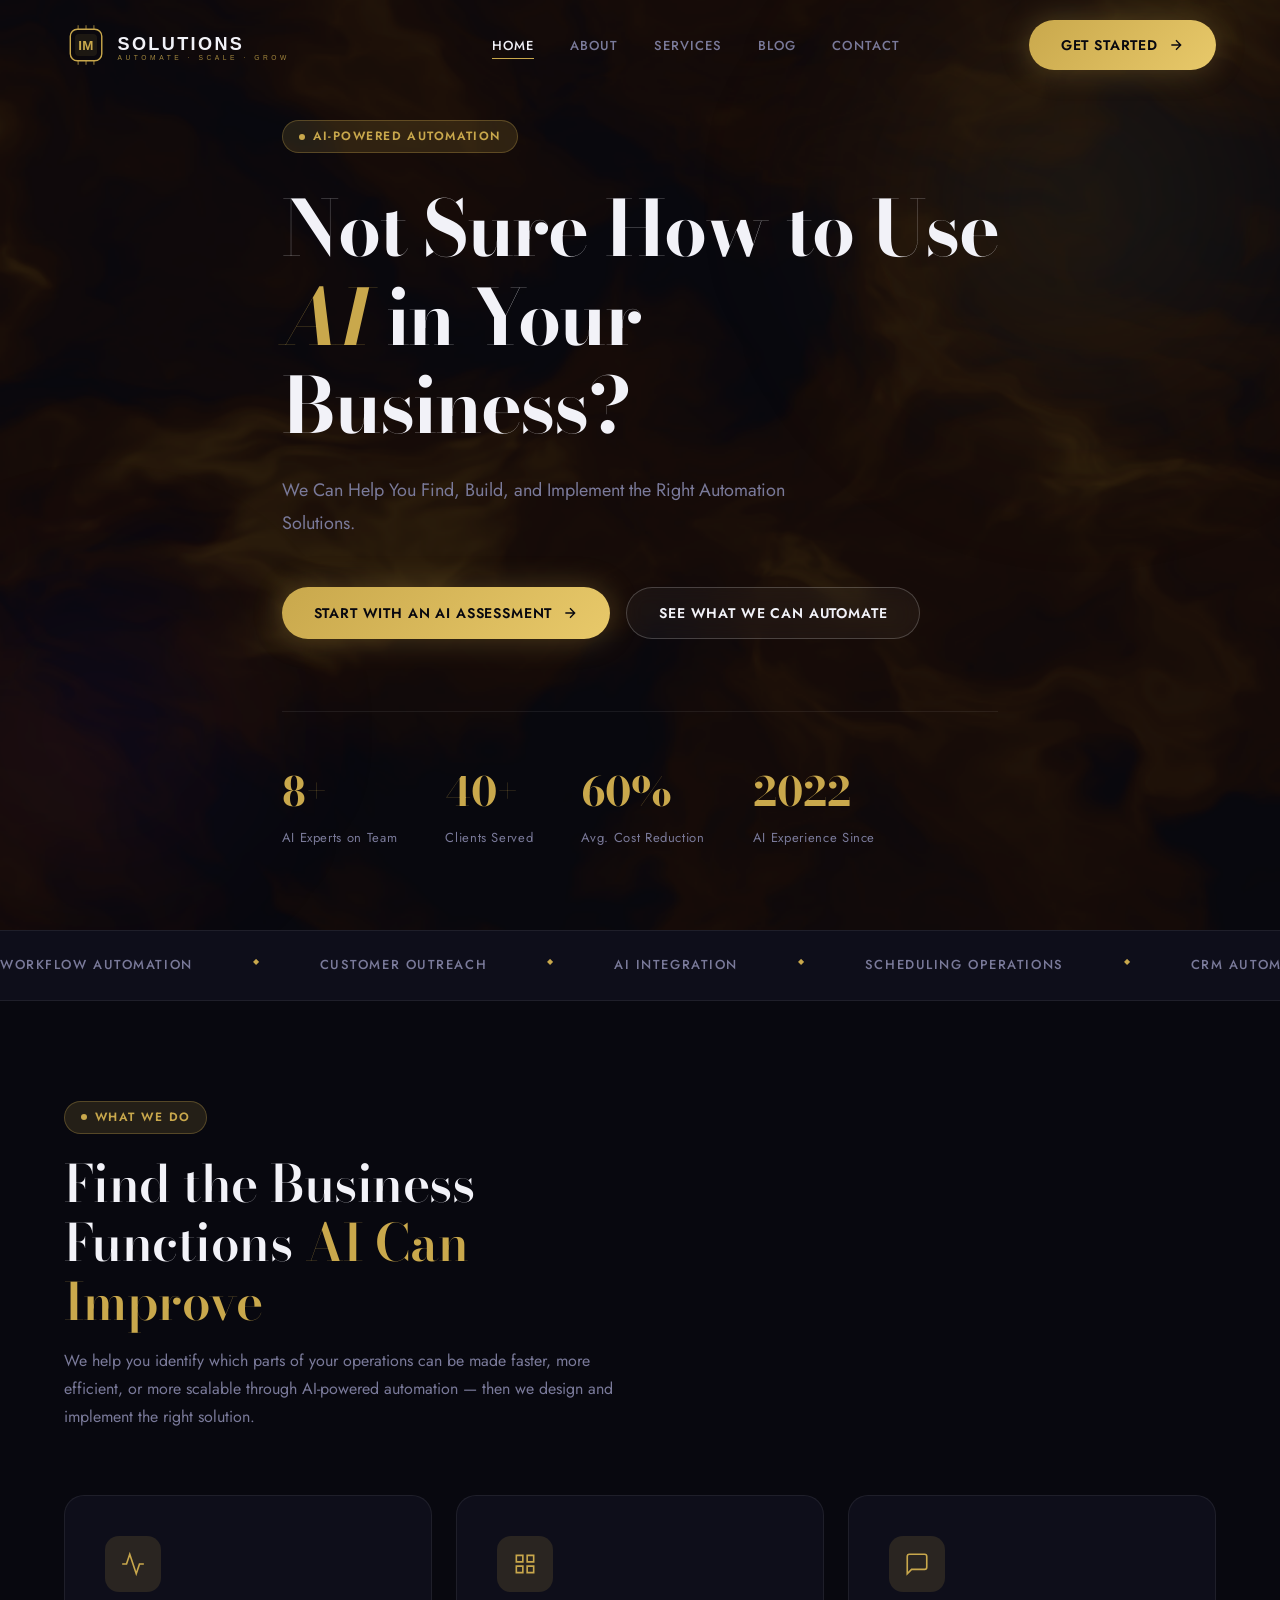
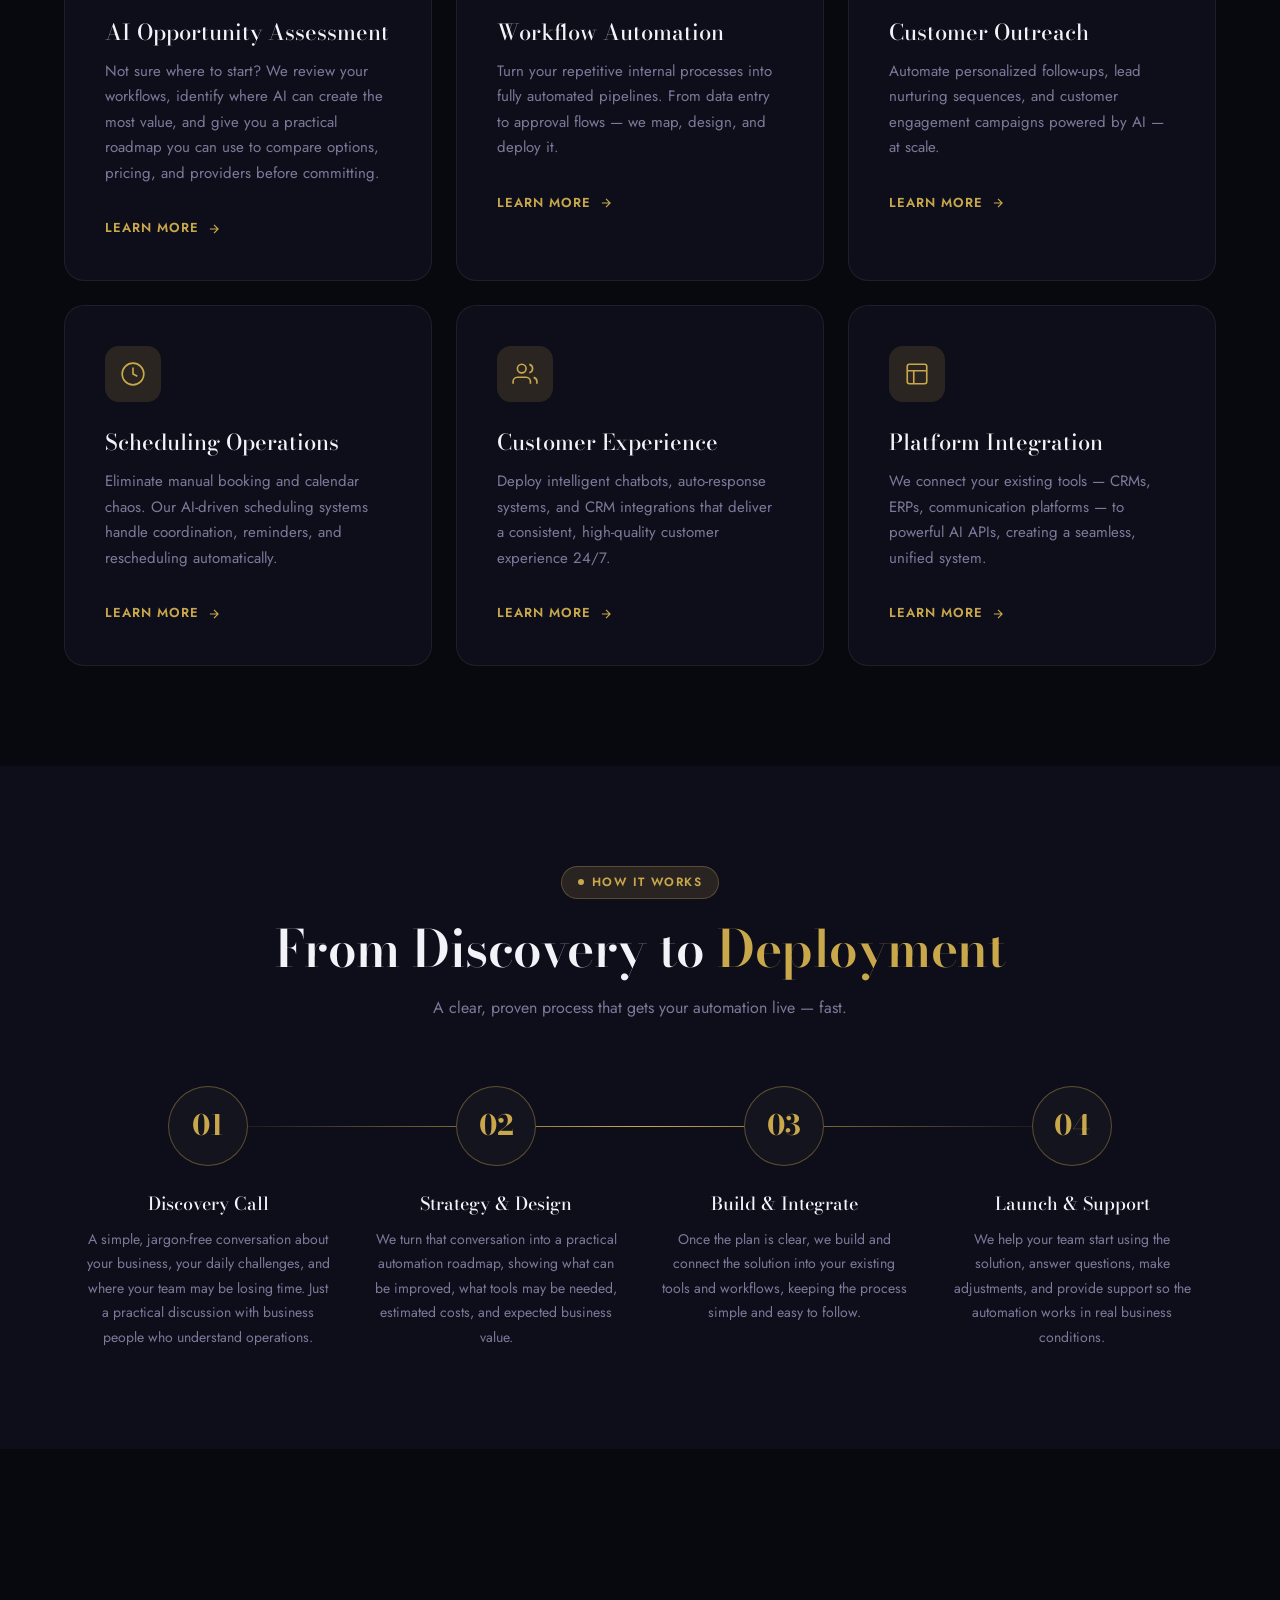
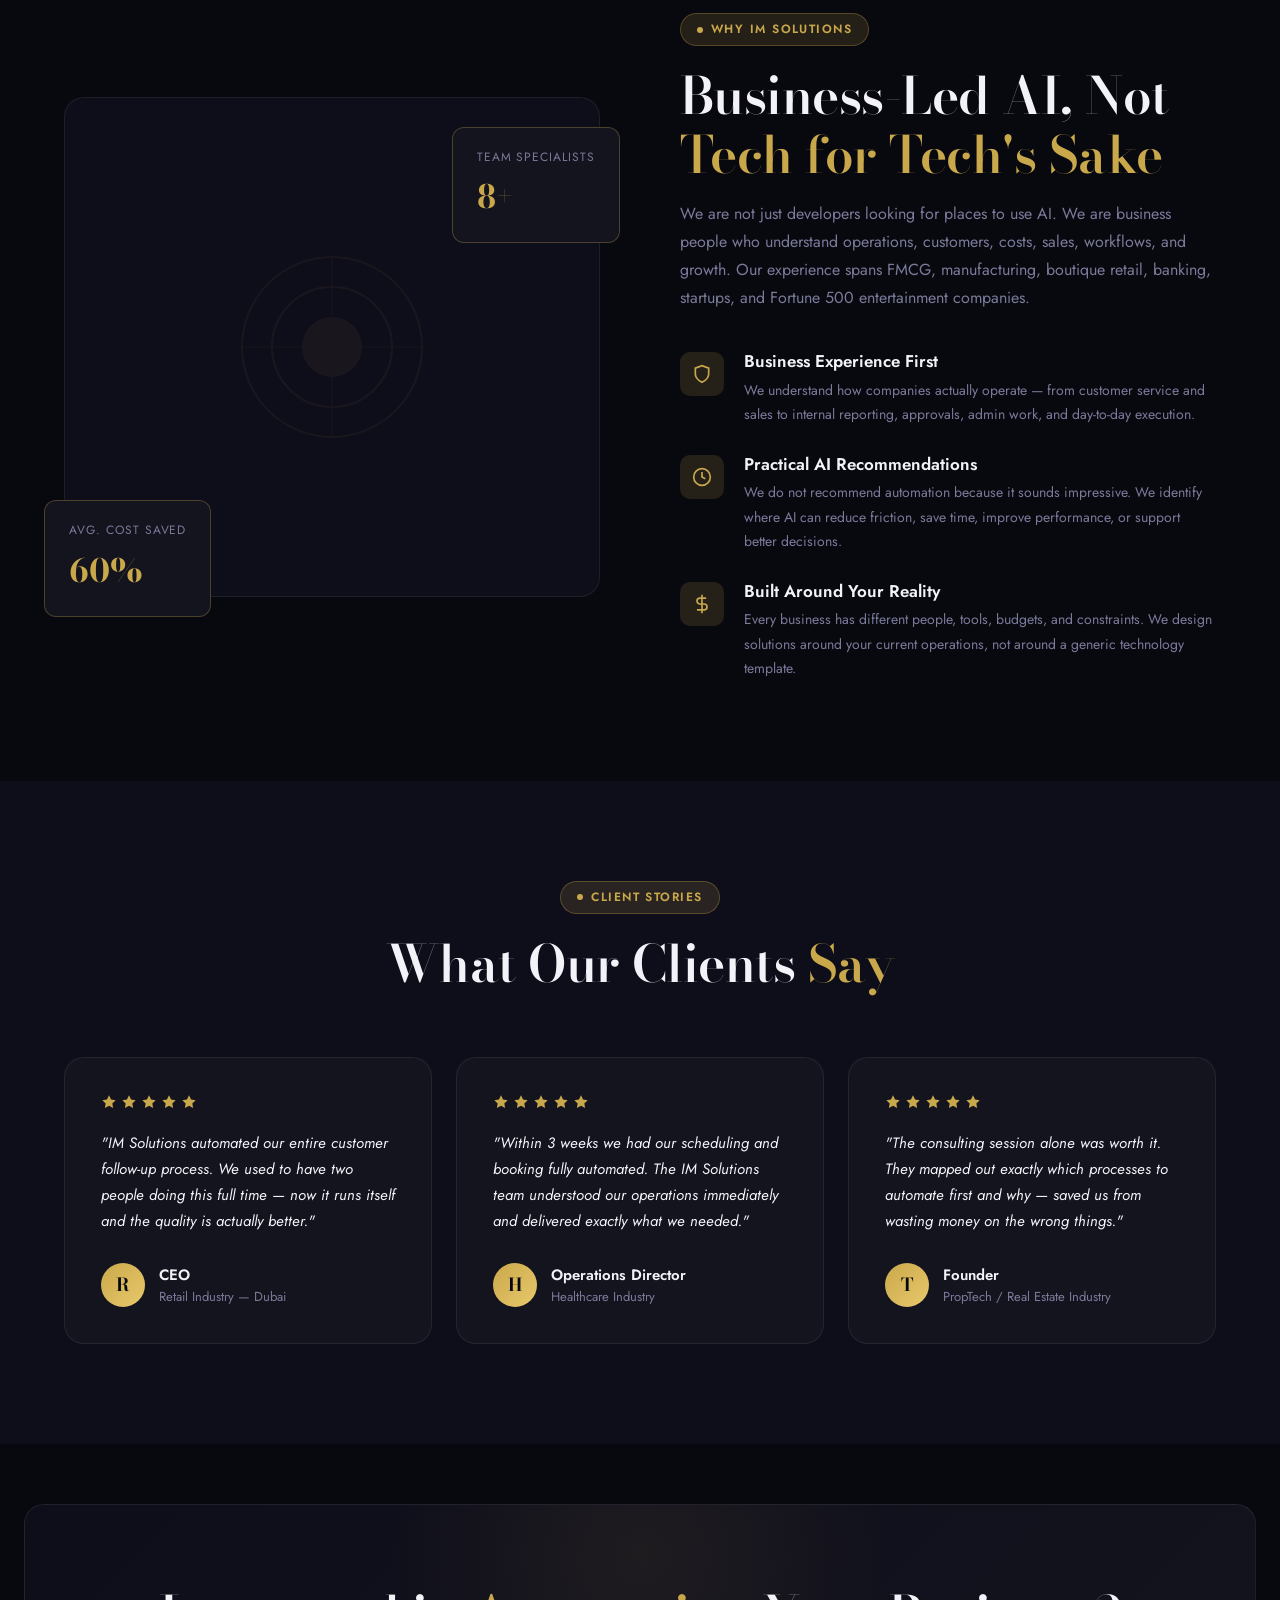
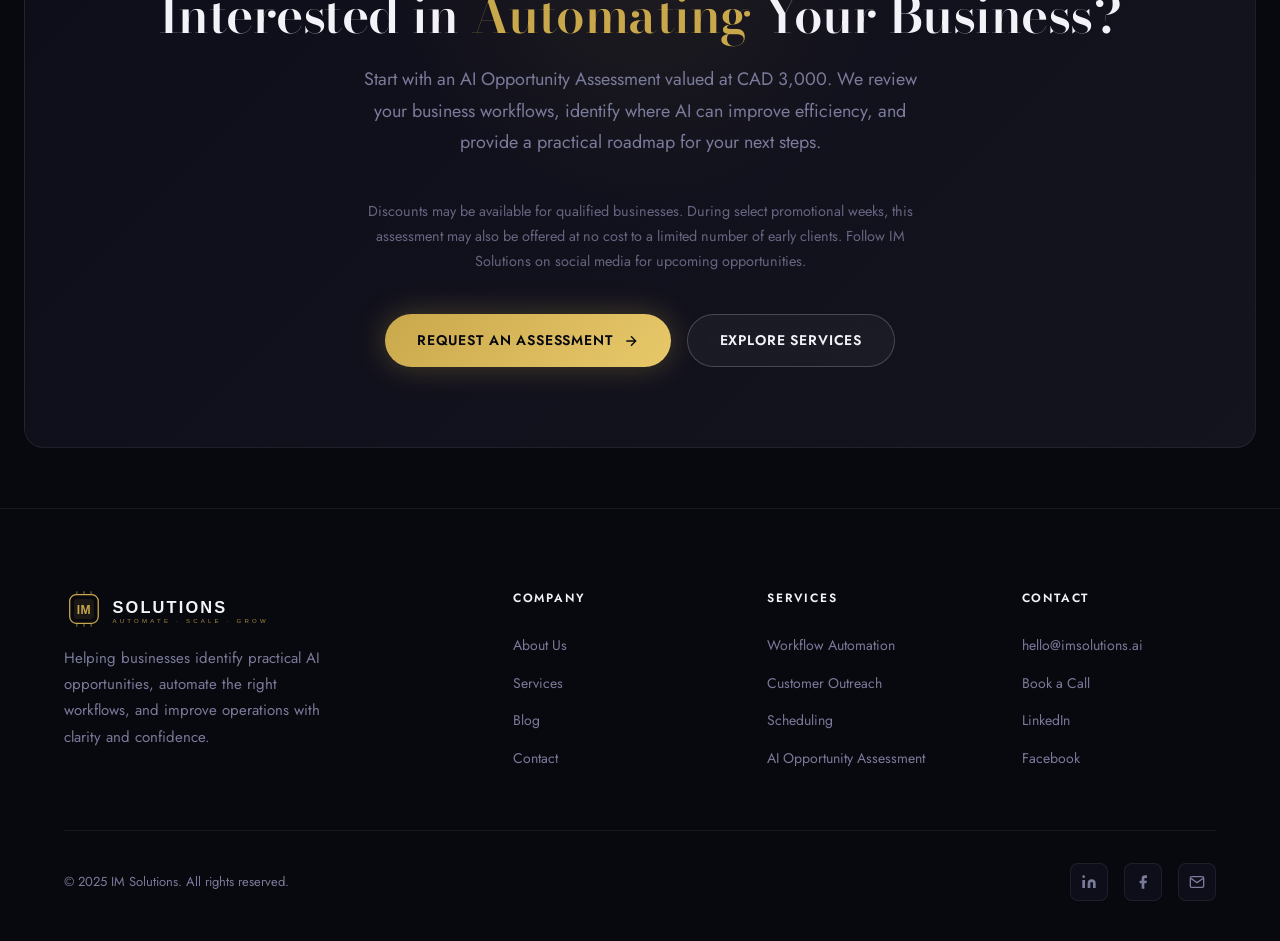
<file: index.html>
﻿<!DOCTYPE html>
<html lang="en">
<head>
  <meta charset="UTF-8" />
  <meta name="viewport" content="width=device-width, initial-scale=1.0" />
  <title>IM Solutions — AI Business Automation</title>
  <meta name="description" content="IM Solutions helps businesses replace manual work with intelligent AI automation. Workflow automation, customer outreach, scheduling & more." />
  <link rel="stylesheet" href="style.css" />
  <link rel="icon" type="image/svg+xml" href="logo-icon.svg" />
</head>
<body>

<!-- ── NAV ─────────────────────────────────────────── -->
<nav class="nav">
  <div class="container nav-inner">
    <a href="index.html" class="nav-logo">
      <img src="logo.svg" alt="IM Solutions" style="height:44px;width:auto;" />
    </a>
    <ul class="nav-links">
      <li><a href="index.html">Home</a></li>
      <li><a href="about.html">About</a></li>
      <li><a href="services.html">Services</a></li>
      <li><a href="blog.html">Blog</a></li>
      <li><a href="contact.html">Contact</a></li>
    </ul>
    <div class="nav-cta">
      <a href="contact.html" class="btn btn-primary">Get Started
        <svg viewBox="0 0 24 24" fill="none" stroke="currentColor" stroke-width="2"><path d="M5 12h14M12 5l7 7-7 7"/></svg>
      </a>
    </div>
    <button class="nav-mobile-btn" aria-label="Menu">
      <span></span><span></span><span></span>
    </button>
  </div>
</nav>

<!-- ── MOBILE MENU ──────────────────────────────────── -->
<div class="mobile-menu">
  <a href="index.html">Home</a>
  <a href="about.html">About</a>
  <a href="services.html">Services</a>
  <a href="blog.html">Blog</a>
  <a href="contact.html">Contact</a>
  <a href="contact.html" class="btn btn-primary" style="width:fit-content;">Get Started</a>
</div>

<!-- ── HERO ─────────────────────────────────────────── -->
<section class="hero">
  <canvas id="hero-canvas"></canvas>
  <div class="hero-orb hero-orb-1"></div>
  <div class="hero-orb hero-orb-2"></div>
  <div class="container">
    <div class="hero-content">
      <div class="hero-tag reveal">
        <span class="tag">AI-Powered Automation</span>
      </div>
      <h1 class="reveal reveal-delay-1">
        Not Sure How to Use<br><em>AI</em> in Your<br>Business?
      </h1>
      <p class="hero-desc reveal reveal-delay-2">
        We Can Help You Find, Build, and Implement the Right Automation Solutions.
      </p>
      <div class="hero-actions reveal reveal-delay-3">
        <a href="contact.html" class="btn btn-primary">
          Start with an AI Assessment
          <svg viewBox="0 0 24 24" fill="none" stroke="currentColor" stroke-width="2"><path d="M5 12h14M12 5l7 7-7 7"/></svg>
        </a>
        <a href="services.html" class="btn btn-outline">See What We Can Automate</a>
      </div>
      <div class="hero-stats reveal reveal-delay-4">
        <div>
          <span class="hero-stat-num"><span data-target="8" data-suffix="+">0+</span></span>
          <span class="hero-stat-label">AI Experts on Team</span>
        </div>
        <div>
          <span class="hero-stat-num"><span data-target="40" data-suffix="+">0+</span></span>
          <span class="hero-stat-label">Clients Served</span>
        </div>
        <div>
          <span class="hero-stat-num"><span data-target="60" data-suffix="%">0%</span></span>
          <span class="hero-stat-label">Avg. Cost Reduction</span>
        </div>
        <div>
          <span class="hero-stat-num"><span data-target="2022">0</span></span>
          <span class="hero-stat-label">AI Experience Since</span>
        </div>
      </div>
    </div>
  </div>
</section>

<!-- ── MARQUEE ───────────────────────────────────────── -->
<div class="marquee-section">
  <div class="marquee-track">
    <span>Workflow Automation</span><span class="dot">◆</span>
    <span>Customer Outreach</span><span class="dot">◆</span>
    <span>AI Integration</span><span class="dot">◆</span>
    <span>Scheduling Operations</span><span class="dot">◆</span>
    <span>CRM Automation</span><span class="dot">◆</span>
    <span>Lead Generation</span><span class="dot">◆</span>
    <span>Process Optimization</span><span class="dot">◆</span>
    <span>Cost Reduction</span><span class="dot">◆</span>
    <!-- duplicate for seamless loop -->
    <span>Workflow Automation</span><span class="dot">◆</span>
    <span>Customer Outreach</span><span class="dot">◆</span>
    <span>AI Integration</span><span class="dot">◆</span>
    <span>Scheduling Operations</span><span class="dot">◆</span>
    <span>CRM Automation</span><span class="dot">◆</span>
    <span>Lead Generation</span><span class="dot">◆</span>
    <span>Process Optimization</span><span class="dot">◆</span>
    <span>Cost Reduction</span><span class="dot">◆</span>
  </div>
</div>

<!-- ── SERVICES ──────────────────────────────────────── -->
<section class="section">
  <div class="container">
    <div class="reveal"><span class="tag">What We Do</span></div>
    <h2 style="margin-top:20px;max-width:600px" class="reveal reveal-delay-1">
      Find the Business Functions <span class="gold">AI Can Improve</span>
    </h2>
    <p style="max-width:560px;margin-top:16px" class="reveal reveal-delay-2">
      We help you identify which parts of your operations can be made faster, more efficient, or more scalable through AI-powered automation — then we design and implement the right solution.
    </p>
    <div class="services-grid">
      <div class="service-card reveal">
        <div class="service-icon">
          <svg viewBox="0 0 24 24" fill="none" stroke="currentColor" stroke-width="1.5">
            <polyline points="22 12 18 12 15 21 9 3 6 12 2 12"/>
          </svg>
        </div>
        <h3>AI Opportunity Assessment</h3>
        <p>Not sure where to start? We review your workflows, identify where AI can create the most value, and give you a practical roadmap you can use to compare options, pricing, and providers before committing.</p>
        <a href="services.html#assessment" class="service-link">
          Learn more
          <svg viewBox="0 0 24 24" fill="none" stroke="currentColor" stroke-width="2"><path d="M5 12h14M12 5l7 7-7 7"/></svg>
        </a>
      </div>
      <div class="service-card reveal reveal-delay-1">
        <div class="service-icon">
          <svg viewBox="0 0 24 24" fill="none" stroke="currentColor" stroke-width="1.5">
            <path d="M4 4h6v6H4zM14 4h6v6h-6zM4 14h6v6H4zM14 14h6v6h-6z"/>
          </svg>
        </div>
        <h3>Workflow Automation</h3>
        <p>Turn your repetitive internal processes into fully automated pipelines. From data entry to approval flows — we map, design, and deploy it.</p>
        <a href="services.html#workflow" class="service-link">
          Learn more
          <svg viewBox="0 0 24 24" fill="none" stroke="currentColor" stroke-width="2"><path d="M5 12h14M12 5l7 7-7 7"/></svg>
        </a>
      </div>
      <div class="service-card reveal reveal-delay-1">
        <div class="service-icon">
          <svg viewBox="0 0 24 24" fill="none" stroke="currentColor" stroke-width="1.5">
            <path d="M21 15a2 2 0 0 1-2 2H7l-4 4V5a2 2 0 0 1 2-2h14a2 2 0 0 1 2 2z"/>
          </svg>
        </div>
        <h3>Customer Outreach</h3>
        <p>Automate personalized follow-ups, lead nurturing sequences, and customer engagement campaigns powered by AI — at scale.</p>
        <a href="services.html#outreach" class="service-link">
          Learn more
          <svg viewBox="0 0 24 24" fill="none" stroke="currentColor" stroke-width="2"><path d="M5 12h14M12 5l7 7-7 7"/></svg>
        </a>
      </div>
      <div class="service-card reveal reveal-delay-2">
        <div class="service-icon">
          <svg viewBox="0 0 24 24" fill="none" stroke="currentColor" stroke-width="1.5">
            <circle cx="12" cy="12" r="10"/><polyline points="12 6 12 12 16 14"/>
          </svg>
        </div>
        <h3>Scheduling Operations</h3>
        <p>Eliminate manual booking and calendar chaos. Our AI-driven scheduling systems handle coordination, reminders, and rescheduling automatically.</p>
        <a href="services.html#scheduling" class="service-link">
          Learn more
          <svg viewBox="0 0 24 24" fill="none" stroke="currentColor" stroke-width="2"><path d="M5 12h14M12 5l7 7-7 7"/></svg>
        </a>
      </div>
      <div class="service-card reveal reveal-delay-1">
        <div class="service-icon">
          <svg viewBox="0 0 24 24" fill="none" stroke="currentColor" stroke-width="1.5">
            <path d="M17 21v-2a4 4 0 0 0-4-4H5a4 4 0 0 0-4 4v2"/><circle cx="9" cy="7" r="4"/><path d="M23 21v-2a4 4 0 0 0-3-3.87"/><path d="M16 3.13a4 4 0 0 1 0 7.75"/>
          </svg>
        </div>
        <h3>Customer Experience</h3>
        <p>Deploy intelligent chatbots, auto-response systems, and CRM integrations that deliver a consistent, high-quality customer experience 24/7.</p>
        <a href="services.html#cx" class="service-link">
          Learn more
          <svg viewBox="0 0 24 24" fill="none" stroke="currentColor" stroke-width="2"><path d="M5 12h14M12 5l7 7-7 7"/></svg>
        </a>
      </div>
      <div class="service-card reveal reveal-delay-3">
        <div class="service-icon">
          <svg viewBox="0 0 24 24" fill="none" stroke="currentColor" stroke-width="1.5">
            <rect x="3" y="3" width="18" height="18" rx="2"/><path d="M3 9h18M9 21V9"/>
          </svg>
        </div>
        <h3>Platform Integration</h3>
        <p>We connect your existing tools — CRMs, ERPs, communication platforms — to powerful AI APIs, creating a seamless, unified system.</p>
        <a href="services.html#integration" class="service-link">
          Learn more
          <svg viewBox="0 0 24 24" fill="none" stroke="currentColor" stroke-width="2"><path d="M5 12h14M12 5l7 7-7 7"/></svg>
        </a>
      </div>
    </div>
  </div>
</section>

<!-- ── PROCESS ────────────────────────────────────────── -->
<section class="section process-section">
  <div class="container">
    <div style="text-align:center">
      <div class="reveal"><span class="tag">How It Works</span></div>
      <h2 style="margin-top:20px" class="reveal reveal-delay-1">From Discovery to <span class="gold">Deployment</span></h2>
      <p style="max-width:500px;margin:16px auto 0" class="reveal reveal-delay-2">A clear, proven process that gets your automation live — fast.</p>
    </div>
    <div class="process-grid">
      <div class="process-step reveal">
        <div class="process-num">01</div>
        <h4>Discovery Call</h4>
        <p>A simple, jargon-free conversation about your business, your daily challenges, and where your team may be losing time. Just a practical discussion with business people who understand operations.</p>
      </div>
      <div class="process-step reveal reveal-delay-1">
        <div class="process-num">02</div>
        <h4>Strategy & Design</h4>
        <p>We turn that conversation into a practical automation roadmap, showing what can be improved, what tools may be needed, estimated costs, and expected business value.</p>
      </div>
      <div class="process-step reveal reveal-delay-2">
        <div class="process-num">03</div>
        <h4>Build & Integrate</h4>
        <p>Once the plan is clear, we build and connect the solution into your existing tools and workflows, keeping the process simple and easy to follow.</p>
      </div>
      <div class="process-step reveal reveal-delay-3">
        <div class="process-num">04</div>
        <h4>Launch & Support</h4>
        <p>We help your team start using the solution, answer questions, make adjustments, and provide support so the automation works in real business conditions.</p>
      </div>
    </div>
  </div>
</section>

<!-- ── WHY US ──────────────────────────────────────────── -->
<section class="section">
  <div class="container">
    <div class="why-grid">
      <div class="why-visual reveal">
        <div class="why-card-main">
          <svg width="200" height="200" viewBox="0 0 200 200" fill="none" style="opacity:0.06">
            <circle cx="100" cy="100" r="90" stroke="#C9A84C" stroke-width="2"/>
            <circle cx="100" cy="100" r="60" stroke="#C9A84C" stroke-width="2"/>
            <circle cx="100" cy="100" r="30" fill="#C9A84C"/>
            <line x1="10" y1="100" x2="190" y2="100" stroke="#C9A84C" stroke-width="1"/>
            <line x1="100" y1="10" x2="100" y2="190" stroke="#C9A84C" stroke-width="1"/>
          </svg>
        </div>
        <div class="why-card-float why-card-float-1">
          <div class="why-float-label">Avg. Cost Saved</div>
          <div class="why-float-val"><span data-target="60" data-suffix="%">0%</span></div>
        </div>
        <div class="why-card-float why-card-float-2">
          <div class="why-float-label">Team Specialists</div>
          <div class="why-float-val"><span data-target="8" data-suffix="+">0+</span></div>
        </div>
      </div>
      <div>
        <div class="reveal"><span class="tag">Why IM Solutions</span></div>
        <h2 style="margin-top:20px;margin-bottom:16px" class="reveal reveal-delay-1">Business-Led AI, Not <span class="gold">Tech for Tech's Sake</span></h2>
        <p class="reveal reveal-delay-2">We are not just developers looking for places to use AI. We are business people who understand operations, customers, costs, sales, workflows, and growth. Our experience spans FMCG, manufacturing, boutique retail, banking, startups, and Fortune 500 entertainment companies.</p>
        <div class="why-list">
          <div class="why-item reveal reveal-delay-1">
            <div class="why-item-icon">
              <svg viewBox="0 0 24 24" fill="none" stroke="currentColor" stroke-width="2"><path d="M12 22s8-4 8-10V5l-8-3-8 3v7c0 6 8 10 8 10z"/></svg>
            </div>
            <div>
              <h4>Business Experience First</h4>
              <p>We understand how companies actually operate — from customer service and sales to internal reporting, approvals, admin work, and day-to-day execution.</p>
            </div>
          </div>
          <div class="why-item reveal reveal-delay-2">
            <div class="why-item-icon">
              <svg viewBox="0 0 24 24" fill="none" stroke="currentColor" stroke-width="2"><circle cx="12" cy="12" r="10"/><polyline points="12 6 12 12 16 14"/></svg>
            </div>
            <div>
              <h4>Practical AI Recommendations</h4>
              <p>We do not recommend automation because it sounds impressive. We identify where AI can reduce friction, save time, improve performance, or support better decisions.</p>
            </div>
          </div>
          <div class="why-item reveal reveal-delay-3">
            <div class="why-item-icon">
              <svg viewBox="0 0 24 24" fill="none" stroke="currentColor" stroke-width="2"><line x1="12" y1="1" x2="12" y2="23"/><path d="M17 5H9.5a3.5 3.5 0 0 0 0 7h5a3.5 3.5 0 0 1 0 7H6"/></svg>
            </div>
            <div>
              <h4>Built Around Your Reality</h4>
              <p>Every business has different people, tools, budgets, and constraints. We design solutions around your current operations, not around a generic technology template.</p>
            </div>
          </div>
        </div>
      </div>
    </div>
  </div>
</section>

<!-- ── TESTIMONIALS ────────────────────────────────────── -->
<section class="section testimonials-section">
  <div class="container">
    <div style="text-align:center">
      <div class="reveal"><span class="tag">Client Stories</span></div>
      <h2 style="margin-top:20px" class="reveal reveal-delay-1">What Our Clients <span class="gold">Say</span></h2>
    </div>
    <div class="testimonials-grid">
      <div class="testimonial-card reveal">
        <div class="testimonial-stars">
          <svg viewBox="0 0 24 24"><path d="M12 2l3.09 6.26L22 9.27l-5 4.87 1.18 6.88L12 17.77l-6.18 3.25L7 14.14 2 9.27l6.91-1.01L12 2z"/></svg>
          <svg viewBox="0 0 24 24"><path d="M12 2l3.09 6.26L22 9.27l-5 4.87 1.18 6.88L12 17.77l-6.18 3.25L7 14.14 2 9.27l6.91-1.01L12 2z"/></svg>
          <svg viewBox="0 0 24 24"><path d="M12 2l3.09 6.26L22 9.27l-5 4.87 1.18 6.88L12 17.77l-6.18 3.25L7 14.14 2 9.27l6.91-1.01L12 2z"/></svg>
          <svg viewBox="0 0 24 24"><path d="M12 2l3.09 6.26L22 9.27l-5 4.87 1.18 6.88L12 17.77l-6.18 3.25L7 14.14 2 9.27l6.91-1.01L12 2z"/></svg>
          <svg viewBox="0 0 24 24"><path d="M12 2l3.09 6.26L22 9.27l-5 4.87 1.18 6.88L12 17.77l-6.18 3.25L7 14.14 2 9.27l6.91-1.01L12 2z"/></svg>
        </div>
        <p class="testimonial-text">"IM Solutions automated our entire customer follow-up process. We used to have two people doing this full time — now it runs itself and the quality is actually better."</p>
        <div class="testimonial-author">
          <div class="testimonial-avatar">R</div>
          <div>
            <div class="testimonial-name">CEO</div>
            <div class="testimonial-role">Retail Industry — Dubai</div>
          </div>
        </div>
      </div>
      <div class="testimonial-card reveal reveal-delay-1">
        <div class="testimonial-stars">
          <svg viewBox="0 0 24 24"><path d="M12 2l3.09 6.26L22 9.27l-5 4.87 1.18 6.88L12 17.77l-6.18 3.25L7 14.14 2 9.27l6.91-1.01L12 2z"/></svg>
          <svg viewBox="0 0 24 24"><path d="M12 2l3.09 6.26L22 9.27l-5 4.87 1.18 6.88L12 17.77l-6.18 3.25L7 14.14 2 9.27l6.91-1.01L12 2z"/></svg>
          <svg viewBox="0 0 24 24"><path d="M12 2l3.09 6.26L22 9.27l-5 4.87 1.18 6.88L12 17.77l-6.18 3.25L7 14.14 2 9.27l6.91-1.01L12 2z"/></svg>
          <svg viewBox="0 0 24 24"><path d="M12 2l3.09 6.26L22 9.27l-5 4.87 1.18 6.88L12 17.77l-6.18 3.25L7 14.14 2 9.27l6.91-1.01L12 2z"/></svg>
          <svg viewBox="0 0 24 24"><path d="M12 2l3.09 6.26L22 9.27l-5 4.87 1.18 6.88L12 17.77l-6.18 3.25L7 14.14 2 9.27l6.91-1.01L12 2z"/></svg>
        </div>
        <p class="testimonial-text">"Within 3 weeks we had our scheduling and booking fully automated. The IM Solutions team understood our operations immediately and delivered exactly what we needed."</p>
        <div class="testimonial-author">
          <div class="testimonial-avatar">H</div>
          <div>
            <div class="testimonial-name">Operations Director</div>
            <div class="testimonial-role">Healthcare Industry</div>
          </div>
        </div>
      </div>
      <div class="testimonial-card reveal reveal-delay-2">
        <div class="testimonial-stars">
          <svg viewBox="0 0 24 24"><path d="M12 2l3.09 6.26L22 9.27l-5 4.87 1.18 6.88L12 17.77l-6.18 3.25L7 14.14 2 9.27l6.91-1.01L12 2z"/></svg>
          <svg viewBox="0 0 24 24"><path d="M12 2l3.09 6.26L22 9.27l-5 4.87 1.18 6.88L12 17.77l-6.18 3.25L7 14.14 2 9.27l6.91-1.01L12 2z"/></svg>
          <svg viewBox="0 0 24 24"><path d="M12 2l3.09 6.26L22 9.27l-5 4.87 1.18 6.88L12 17.77l-6.18 3.25L7 14.14 2 9.27l6.91-1.01L12 2z"/></svg>
          <svg viewBox="0 0 24 24"><path d="M12 2l3.09 6.26L22 9.27l-5 4.87 1.18 6.88L12 17.77l-6.18 3.25L7 14.14 2 9.27l6.91-1.01L12 2z"/></svg>
          <svg viewBox="0 0 24 24"><path d="M12 2l3.09 6.26L22 9.27l-5 4.87 1.18 6.88L12 17.77l-6.18 3.25L7 14.14 2 9.27l6.91-1.01L12 2z"/></svg>
        </div>
        <p class="testimonial-text">"The consulting session alone was worth it. They mapped out exactly which processes to automate first and why — saved us from wasting money on the wrong things."</p>
        <div class="testimonial-author">
          <div class="testimonial-avatar">T</div>
          <div>
            <div class="testimonial-name">Founder</div>
            <div class="testimonial-role">PropTech / Real Estate Industry</div>
          </div>
        </div>
      </div>
    </div>
  </div>
</section>

<!-- ── CTA BANNER ─────────────────────────────────────── -->
<section class="section-sm">
  <div class="cta-banner reveal">
    <h2>Interested in <span class="gold">Automating</span> Your Business?</h2>
    <p>Start with an AI Opportunity Assessment valued at CAD 3,000. We review your business workflows, identify where AI can improve efficiency, and provide a practical roadmap for your next steps.</p>
    <p style="font-size:0.9em;opacity:0.8;margin-top:12px">Discounts may be available for qualified businesses. During select promotional weeks, this assessment may also be offered at no cost to a limited number of early clients. Follow IM Solutions on social media for upcoming opportunities.</p>
    <div class="btns">
      <a href="contact.html" class="btn btn-primary">Request an Assessment
        <svg viewBox="0 0 24 24" fill="none" stroke="currentColor" stroke-width="2"><path d="M5 12h14M12 5l7 7-7 7"/></svg>
      </a>
      <a href="services.html" class="btn btn-outline">Explore Services</a>
    </div>
  </div>
</section>

<!-- ── FOOTER ─────────────────────────────────────────── -->
<footer class="footer">
  <div class="container">
    <div class="footer-grid">
      <div class="footer-brand">
        <a href="index.html" class="nav-logo" style="gap:10px">
          <img src="logo.svg" alt="IM Solutions" style="height:40px;width:auto;" />
        </a>
        <p>Helping businesses identify practical AI opportunities, automate the right workflows, and improve operations with clarity and confidence.</p>
      </div>
      <div class="footer-col">
        <h5>Company</h5>
        <ul>
          <li><a href="about.html">About Us</a></li>
          <li><a href="services.html">Services</a></li>
          <li><a href="blog.html">Blog</a></li>
          <li><a href="contact.html">Contact</a></li>
        </ul>
      </div>
      <div class="footer-col">
        <h5>Services</h5>
        <ul>
          <li><a href="services.html">Workflow Automation</a></li>
          <li><a href="services.html">Customer Outreach</a></li>
          <li><a href="services.html">Scheduling</a></li>
          <li><a href="services.html">AI Opportunity Assessment</a></li>
        </ul>
      </div>
      <div class="footer-col">
        <h5>Contact</h5>
        <ul>
          <li><a href="mailto:hello@imsolutions.ai">hello@imsolutions.ai</a></li>
          <li><a href="contact.html">Book a Call</a></li>
          <li><a href="#">LinkedIn</a></li>
          <li><a href="#">Facebook</a></li>
        </ul>
      </div>
    </div>
    <div class="footer-bottom">
      <p>© 2025 IM Solutions. All rights reserved.</p>
      <div class="footer-socials">
        <a href="#" class="footer-social" aria-label="LinkedIn">
          <svg viewBox="0 0 24 24" fill="currentColor"><path d="M16 8a6 6 0 0 1 6 6v7h-4v-7a2 2 0 0 0-2-2 2 2 0 0 0-2 2v7h-4v-7a6 6 0 0 1 6-6zM2 9h4v12H2z"/><circle cx="4" cy="4" r="2"/></svg>
        </a>
        <a href="#" class="footer-social" aria-label="Facebook">
          <svg viewBox="0 0 24 24" fill="currentColor"><path d="M18 2h-3a5 5 0 0 0-5 5v3H7v4h3v8h4v-8h3l1-4h-4V7a1 1 0 0 1 1-1h3z"/></svg>
        </a>
        <a href="mailto:hello@imsolutions.ai" class="footer-social" aria-label="Email">
          <svg viewBox="0 0 24 24" fill="none" stroke="currentColor" stroke-width="2"><path d="M4 4h16c1.1 0 2 .9 2 2v12c0 1.1-.9 2-2 2H4c-1.1 0-2-.9-2-2V6c0-1.1.9-2 2-2z"/><polyline points="22,6 12,13 2,6"/></svg>
        </a>
      </div>
    </div>
  </div>
</footer>

<script src="script.js"></script>
<script src="shader-bg.js"></script>
</body>
</html>
</file>
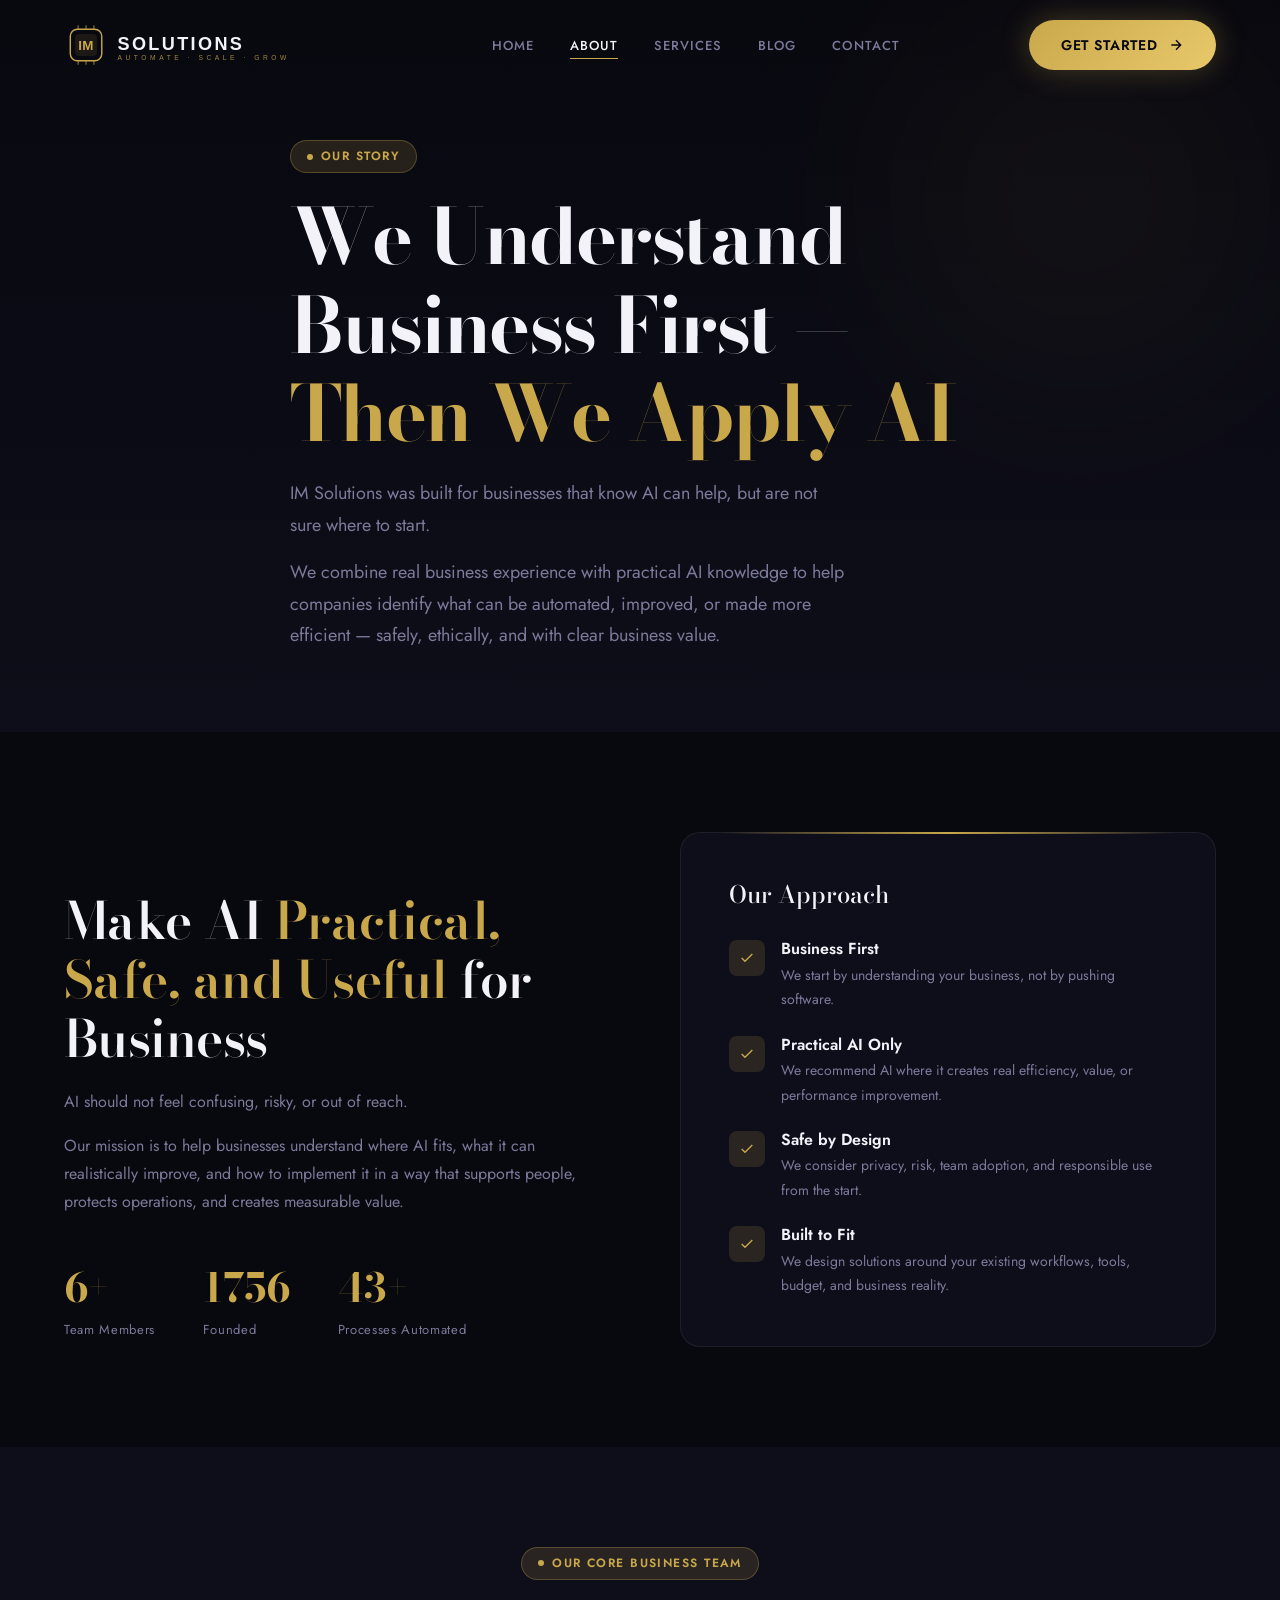
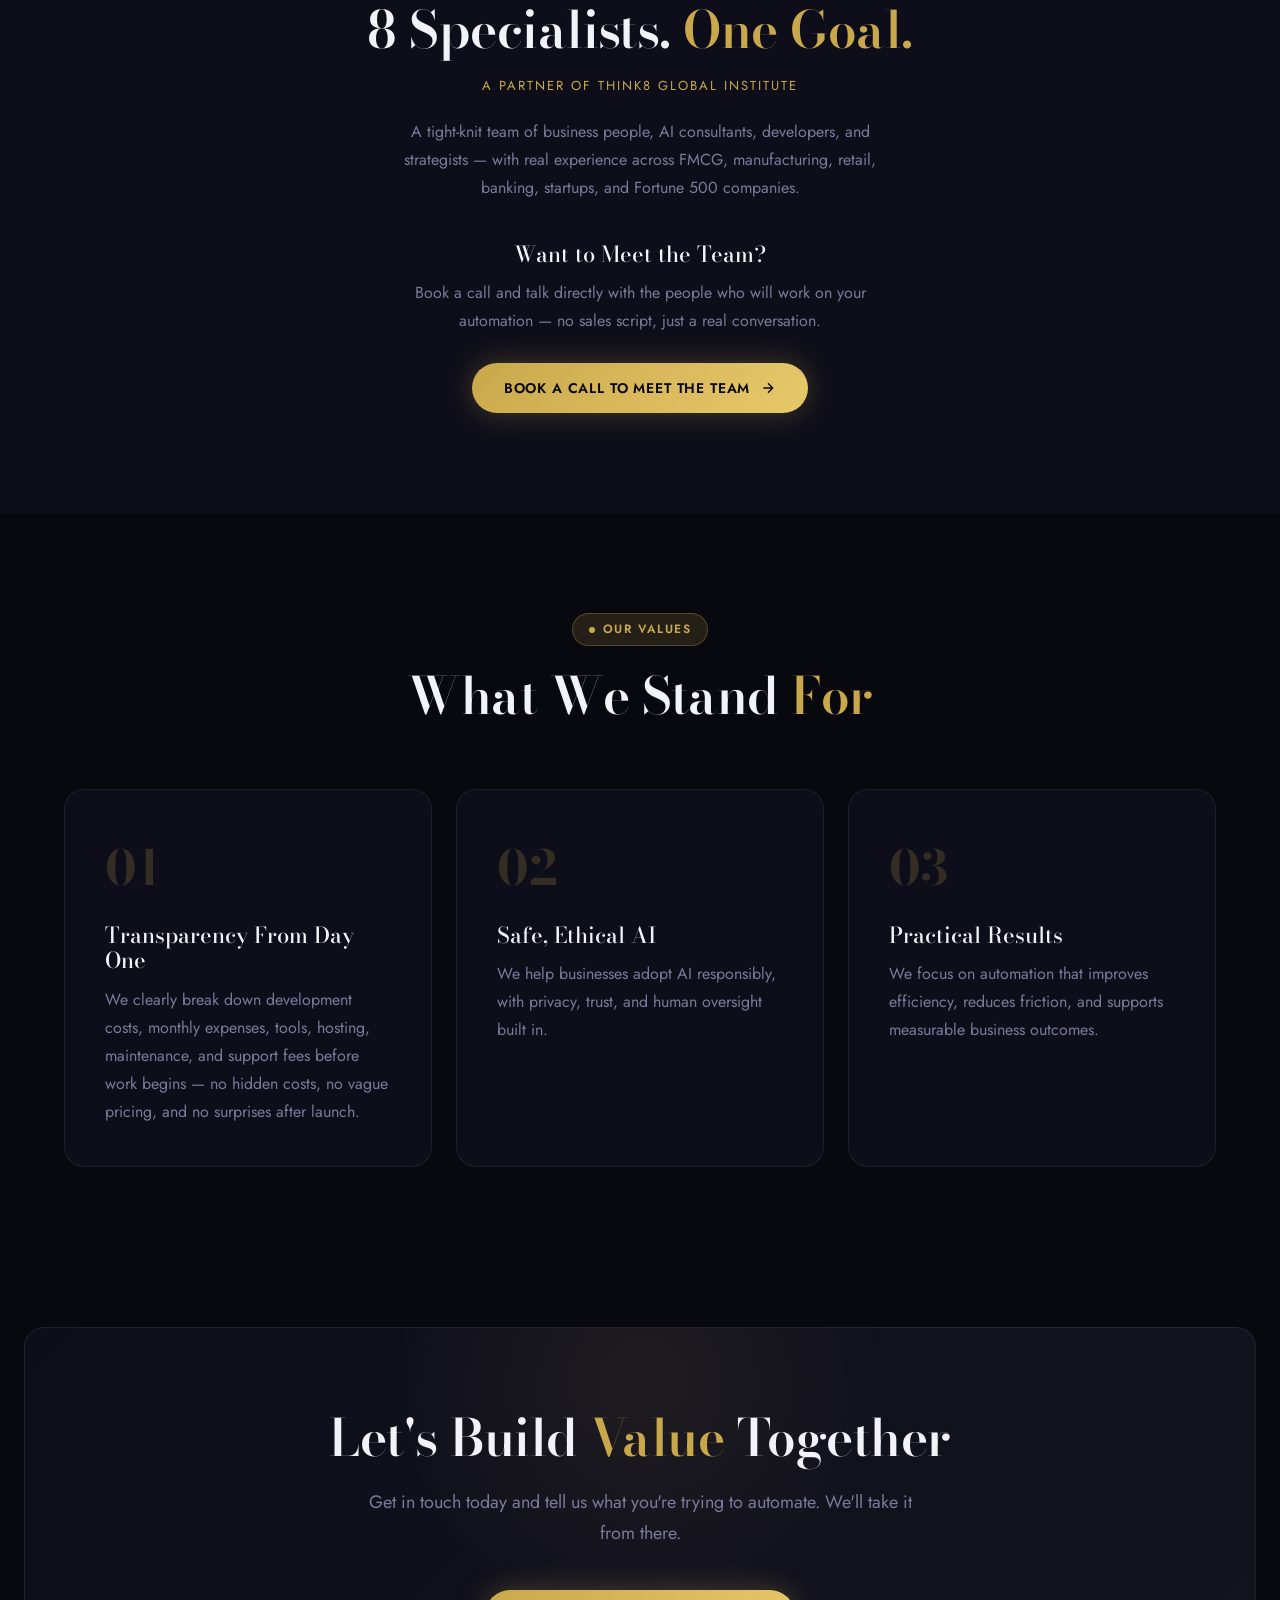
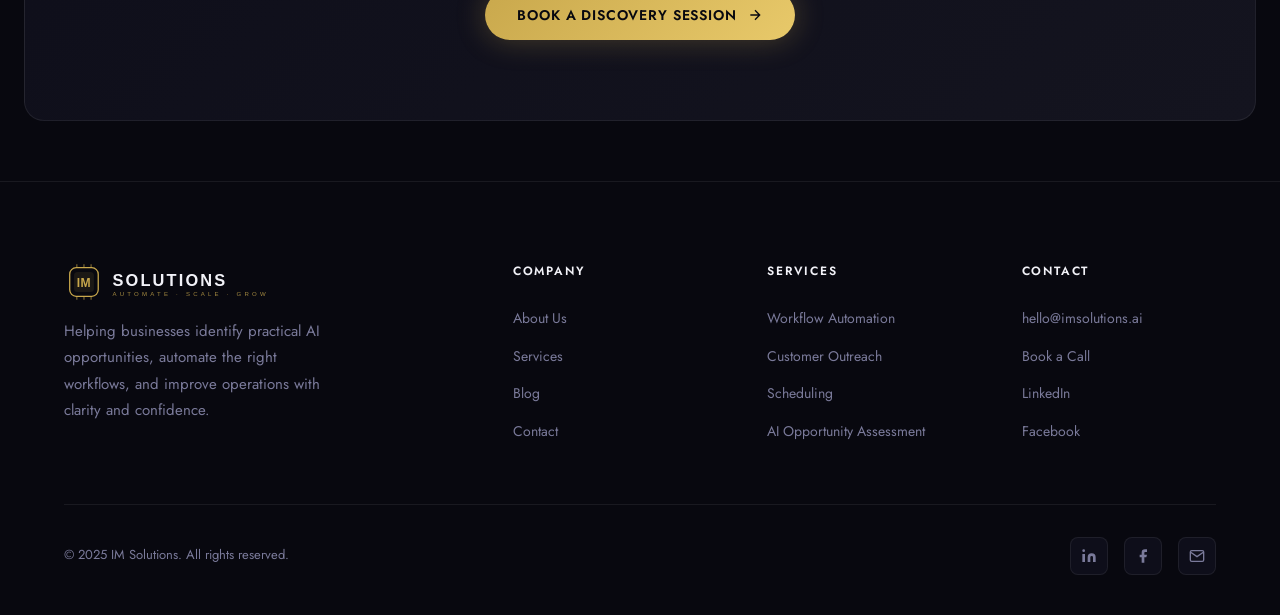
<file: about.html>
﻿<!DOCTYPE html>
<html lang="en">
<head>
  <meta charset="UTF-8" />
  <meta name="viewport" content="width=device-width, initial-scale=1.0" />
  <title>About — IM Solutions</title>
  <meta name="description" content="Meet the IM Solutions team — 8 specialists helping businesses automate operations since 2022. A partner of Think8 Global Institute." />
  <link rel="stylesheet" href="style.css" />
  <link rel="icon" type="image/svg+xml" href="logo-icon.svg" />
</head>
<body>

<nav class="nav">
  <div class="container nav-inner">
    <a href="index.html" class="nav-logo">
      <img src="logo.svg" alt="IM Solutions" style="height:44px;width:auto;" />
    </a>
    <ul class="nav-links">
      <li><a href="index.html">Home</a></li>
      <li><a href="about.html">About</a></li>
      <li><a href="services.html">Services</a></li>
      <li><a href="blog.html">Blog</a></li>
      <li><a href="contact.html">Contact</a></li>
    </ul>
    <div class="nav-cta">
      <a href="contact.html" class="btn btn-primary">Get Started
        <svg viewBox="0 0 24 24" fill="none" stroke="currentColor" stroke-width="2"><path d="M5 12h14M12 5l7 7-7 7"/></svg>
      </a>
    </div>
    <button class="nav-mobile-btn" aria-label="Menu"><span></span><span></span><span></span></button>
  </div>
</nav>

<div class="mobile-menu">
  <a href="index.html">Home</a>
  <a href="about.html">About</a>
  <a href="services.html">Services</a>
  <a href="blog.html">Blog</a>
  <a href="contact.html">Contact</a>
  <a href="contact.html" class="btn btn-primary" style="width:fit-content;">Get Started</a>
</div>

<!-- PAGE HERO -->
<section class="page-hero" style="background: linear-gradient(180deg, var(--bg) 0%, var(--bg-2) 100%); position:relative; overflow:hidden;">
  <div class="hero-orb hero-orb-1" style="opacity:0.5"></div>
  <div class="container" style="position:relative;z-index:2">
    <div class="reveal"><span class="tag">Our Story</span></div>
    <h1 style="margin-top:20px;max-width:700px" class="reveal reveal-delay-1">
      We Understand Business First — <span class="gold">Then We Apply AI</span>
    </h1>
    <p style="max-width:560px;margin-top:20px;font-size:18px" class="reveal reveal-delay-2">
      IM Solutions was built for businesses that know AI can help, but are not sure where to start.
    </p>
    <p style="max-width:560px;margin-top:16px;font-size:18px" class="reveal reveal-delay-3">
      We combine real business experience with practical AI knowledge to help companies identify what can be automated, improved, or made more efficient — safely, ethically, and with clear business value.
    </p>
  </div>
</section>

<!-- MISSION -->
<section class="section">
  <div class="container">
    <div style="display:grid;grid-template-columns:1fr 1fr;gap:80px;align-items:center">
      <div>
        <div class="reveal"><span class="tag">Our Mission</span></div>
        <h2 style="margin-top:20px;margin-bottom:20px" class="reveal reveal-delay-1">
          Make AI <span class="gold">Practical, Safe, and Useful</span> for Business
        </h2>
        <p class="reveal reveal-delay-2">AI should not feel confusing, risky, or out of reach.</p>
        <p style="margin-top:16px" class="reveal reveal-delay-3">Our mission is to help businesses understand where AI fits, what it can realistically improve, and how to implement it in a way that supports people, protects operations, and creates measurable value.</p>
        <div style="margin-top:40px;display:flex;gap:48px;flex-wrap:wrap" class="reveal reveal-delay-4">
          <div>
            <div class="hero-stat-num"><span data-target="8" data-suffix="+">0+</span></div>
            <div class="hero-stat-label">Team Members</div>
          </div>
          <div>
            <div class="hero-stat-num"><span data-target="2022">0</span></div>
            <div class="hero-stat-label">Founded</div>
          </div>
          <div>
            <div class="hero-stat-num"><span data-target="50" data-suffix="+">0+</span></div>
            <div class="hero-stat-label">Processes Automated</div>
          </div>
        </div>
      </div>
      <div style="background:var(--bg-2);border:1px solid var(--border);border-radius:20px;padding:48px;position:relative" class="reveal reveal-delay-1">
        <div style="position:absolute;top:-1px;left:40px;right:40px;height:2px;background:linear-gradient(to right,transparent,var(--gold),transparent)"></div>
        <h3 style="margin-bottom:32px;font-size:24px">Our Approach</h3>
        <div style="display:flex;flex-direction:column;gap:24px">
          <div style="display:flex;gap:16px;align-items:flex-start">
            <div style="width:36px;height:36px;background:var(--gold-dim);border-radius:8px;display:flex;align-items:center;justify-content:center;flex-shrink:0">
              <svg width="16" height="16" viewBox="0 0 24 24" fill="none" stroke="#C9A84C" stroke-width="2"><polyline points="20 6 9 17 4 12"/></svg>
            </div>
            <div>
              <h4 style="font-family:Jost,sans-serif;font-size:16px;font-weight:600;color:var(--white);margin-bottom:4px">Business First</h4>
              <p style="font-size:14px">We start by understanding your business, not by pushing software.</p>
            </div>
          </div>
          <div style="display:flex;gap:16px;align-items:flex-start">
            <div style="width:36px;height:36px;background:var(--gold-dim);border-radius:8px;display:flex;align-items:center;justify-content:center;flex-shrink:0">
              <svg width="16" height="16" viewBox="0 0 24 24" fill="none" stroke="#C9A84C" stroke-width="2"><polyline points="20 6 9 17 4 12"/></svg>
            </div>
            <div>
              <h4 style="font-family:Jost,sans-serif;font-size:16px;font-weight:600;color:var(--white);margin-bottom:4px">Practical AI Only</h4>
              <p style="font-size:14px">We recommend AI where it creates real efficiency, value, or performance improvement.</p>
            </div>
          </div>
          <div style="display:flex;gap:16px;align-items:flex-start">
            <div style="width:36px;height:36px;background:var(--gold-dim);border-radius:8px;display:flex;align-items:center;justify-content:center;flex-shrink:0">
              <svg width="16" height="16" viewBox="0 0 24 24" fill="none" stroke="#C9A84C" stroke-width="2"><polyline points="20 6 9 17 4 12"/></svg>
            </div>
            <div>
              <h4 style="font-family:Jost,sans-serif;font-size:16px;font-weight:600;color:var(--white);margin-bottom:4px">Safe by Design</h4>
              <p style="font-size:14px">We consider privacy, risk, team adoption, and responsible use from the start.</p>
            </div>
          </div>
          <div style="display:flex;gap:16px;align-items:flex-start">
            <div style="width:36px;height:36px;background:var(--gold-dim);border-radius:8px;display:flex;align-items:center;justify-content:center;flex-shrink:0">
              <svg width="16" height="16" viewBox="0 0 24 24" fill="none" stroke="#C9A84C" stroke-width="2"><polyline points="20 6 9 17 4 12"/></svg>
            </div>
            <div>
              <h4 style="font-family:Jost,sans-serif;font-size:16px;font-weight:600;color:var(--white);margin-bottom:4px">Built to Fit</h4>
              <p style="font-size:14px">We design solutions around your existing workflows, tools, budget, and business reality.</p>
            </div>
          </div>
        </div>
      </div>
    </div>
  </div>
</section>

<!-- TEAM -->
<section class="section" style="background:var(--bg-2)">
  <div class="container">
    <div style="text-align:center">
      <div class="reveal"><span class="tag">Our Core Business Team</span></div>
      <h2 style="margin-top:20px" class="reveal reveal-delay-1">8 Specialists. <span class="gold">One Goal.</span></h2>
      <p style="max-width:520px;margin:16px auto 0;letter-spacing:2px;text-transform:uppercase;font-size:13px;color:var(--gold)" class="reveal reveal-delay-2">A Partner of Think8 Global Institute</p>
      <p style="max-width:520px;margin:20px auto 0" class="reveal reveal-delay-3">A tight-knit team of business people, AI consultants, developers, and strategists — with real experience across FMCG, manufacturing, retail, banking, startups, and Fortune 500 companies.</p>
      <div style="margin-top:40px" class="reveal reveal-delay-4">
        <h3 style="font-size:22px;margin-bottom:12px">Want to Meet the Team?</h3>
        <p style="max-width:460px;margin:0 auto 28px">Book a call and talk directly with the people who will work on your automation — no sales script, just a real conversation.</p>
        <a href="https://scheduler.zoom.us/im-solutions" target="_blank" rel="noopener" class="btn btn-primary">Book a Call to Meet the Team
          <svg viewBox="0 0 24 24" fill="none" stroke="currentColor" stroke-width="2"><path d="M5 12h14M12 5l7 7-7 7"/></svg>
        </a>
      </div>
    </div>
  </div>
</section>

<!-- VALUES -->
<section class="section">
  <div class="container">
    <div style="text-align:center">
      <div class="reveal"><span class="tag">Our Values</span></div>
      <h2 style="margin-top:20px" class="reveal reveal-delay-1">What We Stand <span class="gold">For</span></h2>
    </div>
    <div class="values-grid">
      <div class="value-card reveal">
        <span class="value-num">01</span>
        <h3>Transparency From Day One</h3>
        <p>We clearly break down development costs, monthly expenses, tools, hosting, maintenance, and support fees before work begins — no hidden costs, no vague pricing, and no surprises after launch.</p>
      </div>
      <div class="value-card reveal reveal-delay-1">
        <span class="value-num">02</span>
        <h3>Safe, Ethical AI</h3>
        <p>We help businesses adopt AI responsibly, with privacy, trust, and human oversight built in.</p>
      </div>
      <div class="value-card reveal reveal-delay-2">
        <span class="value-num">03</span>
        <h3>Practical Results</h3>
        <p>We focus on automation that improves efficiency, reduces friction, and supports measurable business outcomes.</p>
      </div>
    </div>
  </div>
</section>

<!-- CTA -->
<section class="section-sm">
  <div class="cta-banner reveal">
    <h2>Let's Build <span class="gold">Value</span> Together</h2>
    <p>Get in touch today and tell us what you're trying to automate. We'll take it from there.</p>
    <div class="btns">
      <a href="contact.html" class="btn btn-primary">Book a Discovery Session
        <svg viewBox="0 0 24 24" fill="none" stroke="currentColor" stroke-width="2"><path d="M5 12h14M12 5l7 7-7 7"/></svg>
      </a>
    </div>
  </div>
</section>

<footer class="footer">
  <div class="container">
    <div class="footer-grid">
      <div class="footer-brand">
        <a href="index.html" class="nav-logo" style="gap:10px">
          <img src="logo.svg" alt="IM Solutions" style="height:40px;width:auto;" />
        </a>
        <p>Helping businesses identify practical AI opportunities, automate the right workflows, and improve operations with clarity and confidence.</p>
      </div>
      <div class="footer-col"><h5>Company</h5><ul><li><a href="about.html">About Us</a></li><li><a href="services.html">Services</a></li><li><a href="blog.html">Blog</a></li><li><a href="contact.html">Contact</a></li></ul></div>
      <div class="footer-col"><h5>Services</h5><ul><li><a href="services.html">Workflow Automation</a></li><li><a href="services.html">Customer Outreach</a></li><li><a href="services.html">Scheduling</a></li><li><a href="services.html">AI Opportunity Assessment</a></li></ul></div>
      <div class="footer-col"><h5>Contact</h5><ul><li><a href="mailto:hello@imsolutions.ai">hello@imsolutions.ai</a></li><li><a href="contact.html">Book a Call</a></li><li><a href="#">LinkedIn</a></li><li><a href="#">Facebook</a></li></ul></div>
    </div>
    <div class="footer-bottom">
      <p>© 2025 IM Solutions. All rights reserved.</p>
      <div class="footer-socials">
        <a href="#" class="footer-social" aria-label="LinkedIn"><svg viewBox="0 0 24 24" fill="currentColor"><path d="M16 8a6 6 0 0 1 6 6v7h-4v-7a2 2 0 0 0-2-2 2 2 0 0 0-2 2v7h-4v-7a6 6 0 0 1 6-6zM2 9h4v12H2z"/><circle cx="4" cy="4" r="2"/></svg></a>
        <a href="#" class="footer-social" aria-label="Facebook"><svg viewBox="0 0 24 24" fill="currentColor"><path d="M18 2h-3a5 5 0 0 0-5 5v3H7v4h3v8h4v-8h3l1-4h-4V7a1 1 0 0 1 1-1h3z"/></svg></a>
        <a href="mailto:hello@imsolutions.ai" class="footer-social" aria-label="Email"><svg viewBox="0 0 24 24" fill="none" stroke="currentColor" stroke-width="2"><path d="M4 4h16c1.1 0 2 .9 2 2v12c0 1.1-.9 2-2 2H4c-1.1 0-2-.9-2-2V6c0-1.1.9-2 2-2z"/><polyline points="22,6 12,13 2,6"/></svg></a>
      </div>
    </div>
  </div>
</footer>
<script src="script.js"></script>
</body>
</html>
</file>
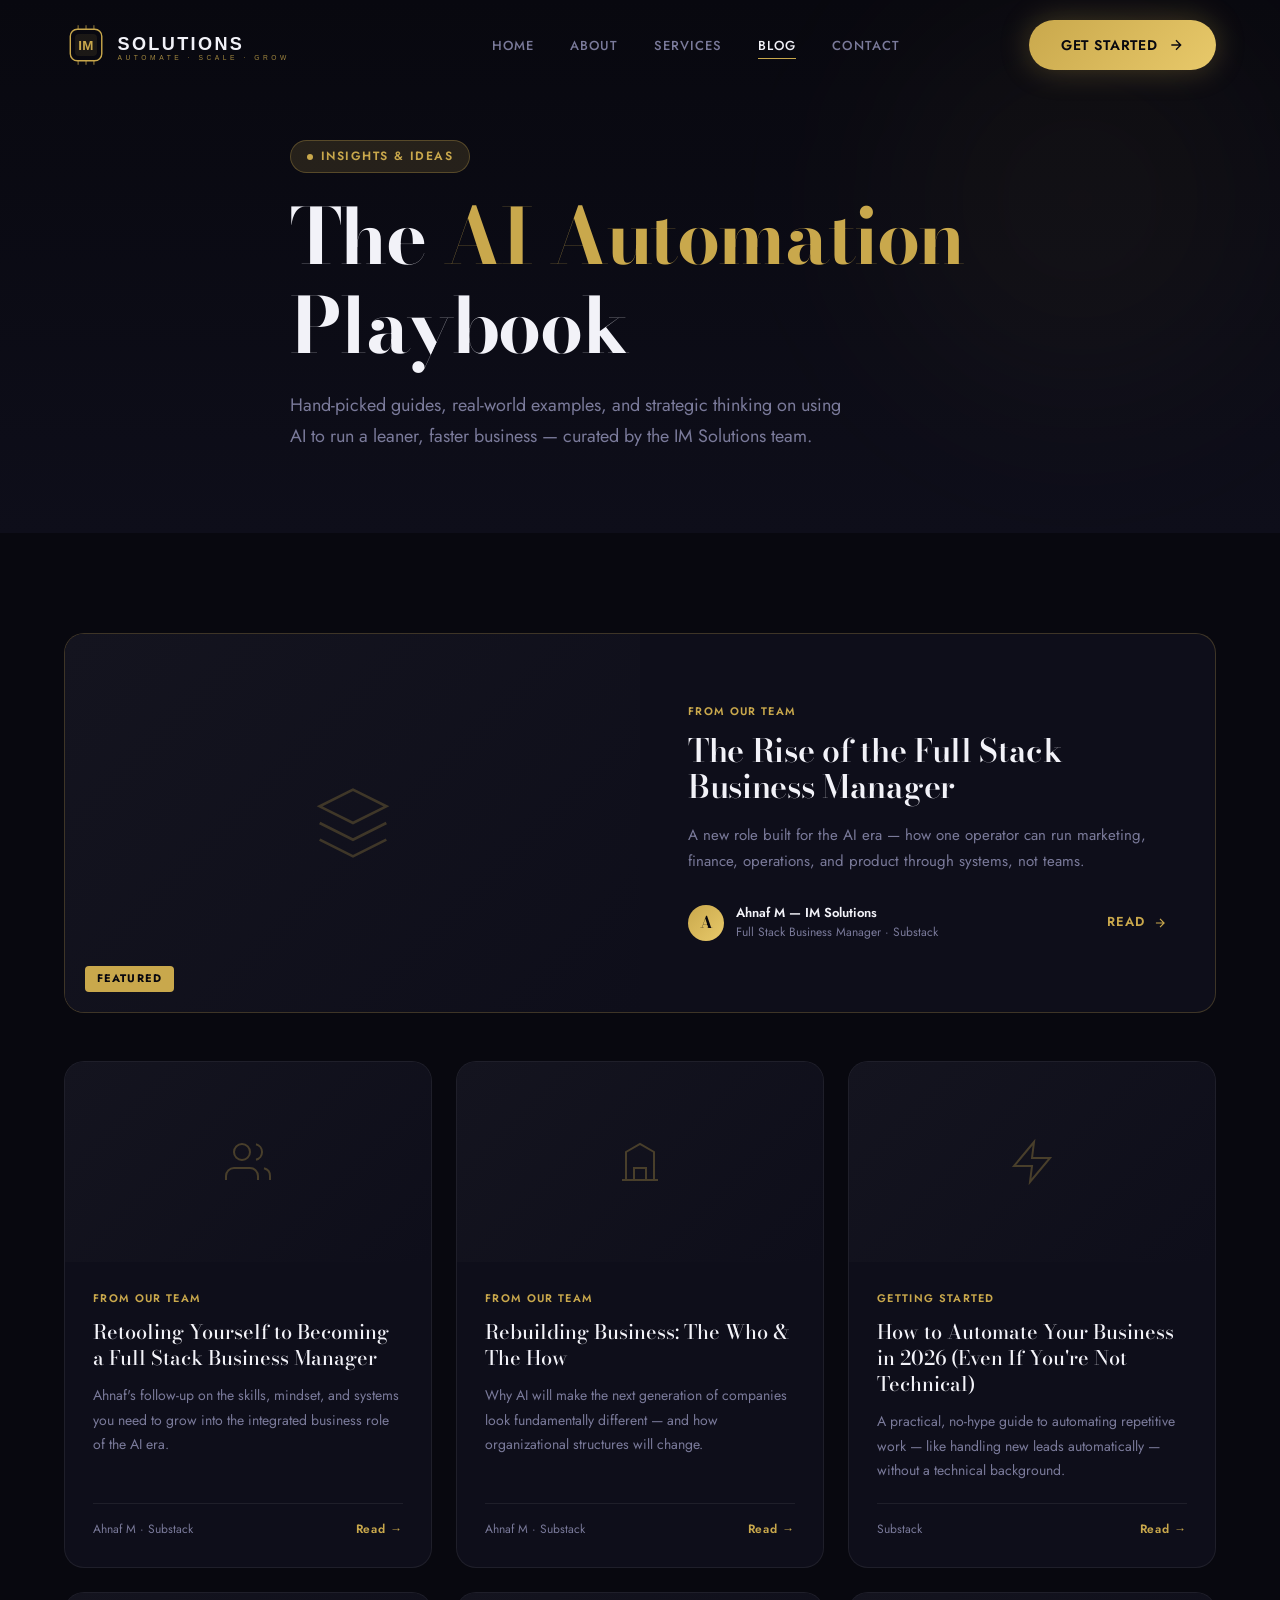
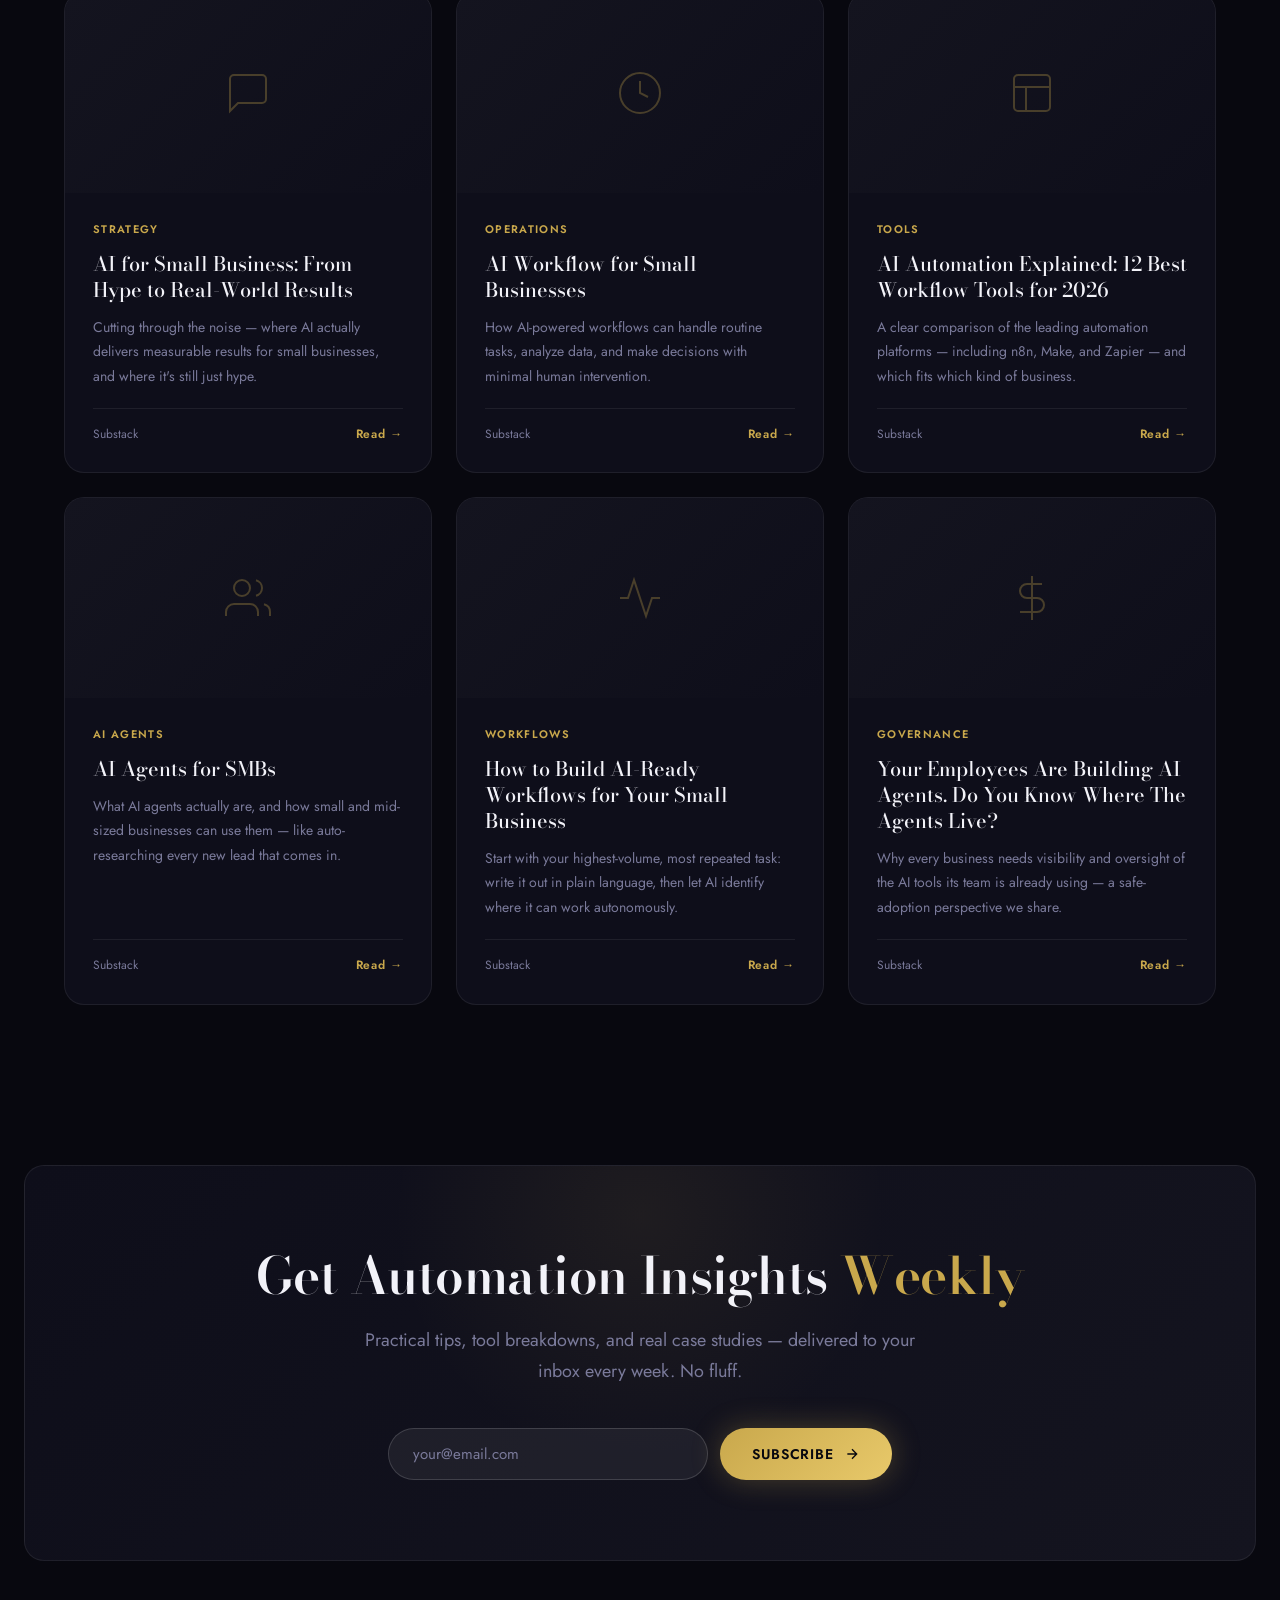
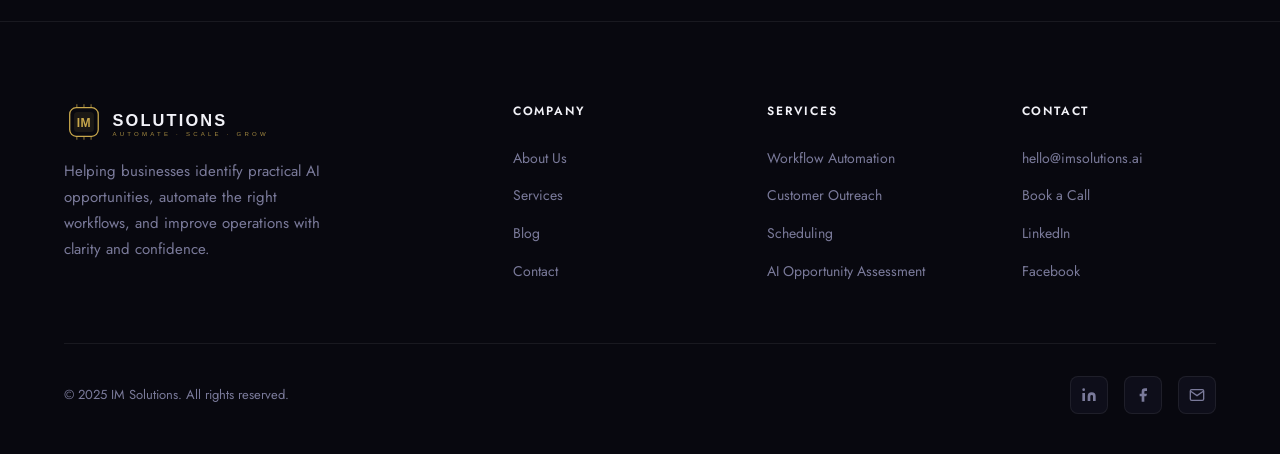
<file: blog.html>
<!DOCTYPE html>
<html lang="en">
<head>
  <meta charset="UTF-8" />
  <meta name="viewport" content="width=device-width, initial-scale=1.0" />
  <title>Blog — IM Solutions</title>
  <meta name="description" content="Insights, guides, and news on AI business automation from the IM Solutions team." />
  <link rel="stylesheet" href="style.css" />
  <link rel="icon" type="image/svg+xml" href="logo-icon.svg" />
</head>
<body>

<nav class="nav">
  <div class="container nav-inner">
    <a href="index.html" class="nav-logo">
      <img src="logo.svg" alt="IM Solutions" style="height:44px;width:auto;" />
    </a>
    <ul class="nav-links">
      <li><a href="index.html">Home</a></li>
      <li><a href="about.html">About</a></li>
      <li><a href="services.html">Services</a></li>
      <li><a href="blog.html">Blog</a></li>
      <li><a href="contact.html">Contact</a></li>
    </ul>
    <div class="nav-cta">
      <a href="contact.html" class="btn btn-primary">Get Started
        <svg viewBox="0 0 24 24" fill="none" stroke="currentColor" stroke-width="2"><path d="M5 12h14M12 5l7 7-7 7"/></svg>
      </a>
    </div>
    <button class="nav-mobile-btn" aria-label="Menu"><span></span><span></span><span></span></button>
  </div>
</nav>

<div class="mobile-menu">
  <a href="index.html">Home</a>
  <a href="about.html">About</a>
  <a href="services.html">Services</a>
  <a href="blog.html">Blog</a>
  <a href="contact.html">Contact</a>
  <a href="contact.html" class="btn btn-primary" style="width:fit-content;">Get Started</a>
</div>

<!-- PAGE HERO -->
<section class="page-hero" style="background:linear-gradient(180deg,var(--bg) 0%,var(--bg-2) 100%);position:relative;overflow:hidden;">
  <div class="hero-orb hero-orb-1" style="opacity:0.5"></div>
  <div class="container" style="position:relative;z-index:2">
    <div class="reveal"><span class="tag">Insights & Ideas</span></div>
    <h1 style="margin-top:20px;max-width:700px" class="reveal reveal-delay-1">
      The <span class="gold">AI Automation</span> Playbook
    </h1>
    <p style="max-width:560px;margin-top:20px;font-size:18px" class="reveal reveal-delay-2">
      Hand-picked guides, real-world examples, and strategic thinking on using AI to run a leaner, faster business — curated by the IM Solutions team.
    </p>
  </div>
</section>

<!-- FEATURED POST -->
<section class="section">
  <div class="container">
    <div class="reveal">
      <div class="featured-card">
        <div class="featured-visual">
          <div style="position:absolute;inset:0;background:linear-gradient(135deg,var(--bg-3),var(--bg-2))"></div>
          <svg width="80" height="80" viewBox="0 0 24 24" fill="none" stroke="#C9A84C" stroke-width="0.8" style="opacity:0.25;position:relative;z-index:1"><path d="M12 2L2 7l10 5 10-5-10-5zM2 17l10 5 10-5M2 12l10 5 10-5"/></svg>
          <div style="position:absolute;bottom:20px;left:20px;background:var(--gold);color:var(--bg);font-size:11px;font-weight:700;letter-spacing:0.1em;text-transform:uppercase;padding:4px 12px;border-radius:4px;z-index:1">Featured</div>
        </div>
        <div class="featured-content">
          <div class="blog-cat">From Our Team</div>
          <h2 style="font-size:clamp(22px,2.5vw,32px);margin-bottom:16px;color:var(--white)">The Rise of the Full Stack Business Manager</h2>
          <p style="font-size:15px;margin-bottom:28px">A new role built for the AI era — how one operator can run marketing, finance, operations, and product through systems, not teams.</p>
          <div style="display:flex;align-items:center;justify-content:space-between">
            <div style="display:flex;align-items:center;gap:12px">
              <div style="width:36px;height:36px;flex-shrink:0;background:linear-gradient(135deg,var(--gold),var(--gold-light));border-radius:50%;display:flex;align-items:center;justify-content:center;font-family:'Bodoni Moda',serif;font-weight:700;color:var(--bg)">A</div>
              <div>
                <div style="font-size:13px;font-weight:600;color:var(--white)">Ahnaf M — IM Solutions</div>
                <div style="font-size:12px;color:var(--muted)">Full Stack Business Manager · Substack</div>
              </div>
            </div>
            <a href="https://ahnafmohsin.substack.com/p/the-rise-of-the-full-stack-business" target="_blank" rel="noopener" class="service-link">Read
              <svg viewBox="0 0 24 24" fill="none" stroke="currentColor" stroke-width="2"><path d="M5 12h14M12 5l7 7-7 7"/></svg>
            </a>
          </div>
        </div>
      </div>
    </div>

    <!-- BLOG GRID -->
    <div class="blog-grid" style="margin-top:48px">

      <div class="blog-card reveal">
        <div class="blog-thumb">
          <div class="blog-thumb-bg"></div>
          <svg viewBox="0 0 24 24" fill="none" stroke="currentColor" stroke-width="1"><path d="M17 21v-2a4 4 0 0 0-4-4H5a4 4 0 0 0-4 4v2"/><circle cx="9" cy="7" r="4"/><path d="M23 21v-2a4 4 0 0 0-3-3.87"/><path d="M16 3.13a4 4 0 0 1 0 7.75"/></svg>
        </div>
        <div class="blog-meta">
          <div class="blog-cat">From Our Team</div>
          <h3>Retooling Yourself to Becoming a Full Stack Business Manager</h3>
          <p>Ahnaf's follow-up on the skills, mindset, and systems you need to grow into the integrated business role of the AI era.</p>
          <div class="blog-footer">
            <span class="blog-date">Ahnaf M · Substack</span>
            <a href="https://ahnafmohsin.substack.com/p/retooling-yourself-to-becoming-a" target="_blank" rel="noopener" class="blog-read">Read →</a>
          </div>
        </div>
      </div>

      <div class="blog-card reveal reveal-delay-1">
        <div class="blog-thumb">
          <div class="blog-thumb-bg"></div>
          <svg viewBox="0 0 24 24" fill="none" stroke="currentColor" stroke-width="1"><path d="M3 21h18M5 21V7l7-4 7 4v14M9 21v-6h6v6"/></svg>
        </div>
        <div class="blog-meta">
          <div class="blog-cat">From Our Team</div>
          <h3>Rebuilding Business: The Who & The How</h3>
          <p>Why AI will make the next generation of companies look fundamentally different — and how organizational structures will change.</p>
          <div class="blog-footer">
            <span class="blog-date">Ahnaf M · Substack</span>
            <a href="https://ahnafmohsin.substack.com/p/rebuilding-business-the-who-and-the" target="_blank" rel="noopener" class="blog-read">Read →</a>
          </div>
        </div>
      </div>

      <div class="blog-card reveal reveal-delay-2">
        <div class="blog-thumb">
          <div class="blog-thumb-bg"></div>
          <svg viewBox="0 0 24 24" fill="none" stroke="currentColor" stroke-width="1"><path d="M13 2L3 14h9l-1 8 10-12h-9l1-8z"/></svg>
        </div>
        <div class="blog-meta">
          <div class="blog-cat">Getting Started</div>
          <h3>How to Automate Your Business in 2026 (Even If You're Not Technical)</h3>
          <p>A practical, no-hype guide to automating repetitive work — like handling new leads automatically — without a technical background.</p>
          <div class="blog-footer">
            <span class="blog-date">Substack</span>
            <a href="https://emergingai.substack.com/p/how-to-automate-your-business-in" target="_blank" rel="noopener" class="blog-read">Read →</a>
          </div>
        </div>
      </div>

      <div class="blog-card reveal">
        <div class="blog-thumb">
          <div class="blog-thumb-bg"></div>
          <svg viewBox="0 0 24 24" fill="none" stroke="currentColor" stroke-width="1"><path d="M21 15a2 2 0 0 1-2 2H7l-4 4V5a2 2 0 0 1 2-2h14a2 2 0 0 1 2 2z"/></svg>
        </div>
        <div class="blog-meta">
          <div class="blog-cat">Strategy</div>
          <h3>AI for Small Business: From Hype to Real-World Results</h3>
          <p>Cutting through the noise — where AI actually delivers measurable results for small businesses, and where it's still just hype.</p>
          <div class="blog-footer">
            <span class="blog-date">Substack</span>
            <a href="https://jimkatzaman.substack.com/p/ai-for-small-business-from-hype-to" target="_blank" rel="noopener" class="blog-read">Read →</a>
          </div>
        </div>
      </div>

      <div class="blog-card reveal reveal-delay-1">
        <div class="blog-thumb">
          <div class="blog-thumb-bg"></div>
          <svg viewBox="0 0 24 24" fill="none" stroke="currentColor" stroke-width="1"><circle cx="12" cy="12" r="10"/><polyline points="12 6 12 12 16 14"/></svg>
        </div>
        <div class="blog-meta">
          <div class="blog-cat">Operations</div>
          <h3>AI Workflow for Small Businesses</h3>
          <p>How AI-powered workflows can handle routine tasks, analyze data, and make decisions with minimal human intervention.</p>
          <div class="blog-footer">
            <span class="blog-date">Substack</span>
            <a href="https://insightaiautomation.substack.com/p/ai-workflow-for-small-businesses" target="_blank" rel="noopener" class="blog-read">Read →</a>
          </div>
        </div>
      </div>

      <div class="blog-card reveal reveal-delay-2">
        <div class="blog-thumb">
          <div class="blog-thumb-bg"></div>
          <svg viewBox="0 0 24 24" fill="none" stroke="currentColor" stroke-width="1"><rect x="3" y="3" width="18" height="18" rx="2"/><path d="M3 9h18M9 21V9"/></svg>
        </div>
        <div class="blog-meta">
          <div class="blog-cat">Tools</div>
          <h3>AI Automation Explained: 12 Best Workflow Tools for 2026</h3>
          <p>A clear comparison of the leading automation platforms — including n8n, Make, and Zapier — and which fits which kind of business.</p>
          <div class="blog-footer">
            <span class="blog-date">Substack</span>
            <a href="https://emergingai.substack.com/p/ai-automation-explained-12-best-workflow" target="_blank" rel="noopener" class="blog-read">Read →</a>
          </div>
        </div>
      </div>

      <div class="blog-card reveal">
        <div class="blog-thumb">
          <div class="blog-thumb-bg"></div>
          <svg viewBox="0 0 24 24" fill="none" stroke="currentColor" stroke-width="1"><path d="M17 21v-2a4 4 0 0 0-4-4H5a4 4 0 0 0-4 4v2"/><circle cx="9" cy="7" r="4"/><path d="M23 21v-2a4 4 0 0 0-3-3.87"/><path d="M16 3.13a4 4 0 0 1 0 7.75"/></svg>
        </div>
        <div class="blog-meta">
          <div class="blog-cat">AI Agents</div>
          <h3>AI Agents for SMBs</h3>
          <p>What AI agents actually are, and how small and mid-sized businesses can use them — like auto-researching every new lead that comes in.</p>
          <div class="blog-footer">
            <span class="blog-date">Substack</span>
            <a href="https://robinklowe.substack.com/p/ai-agents-for-smbs" target="_blank" rel="noopener" class="blog-read">Read →</a>
          </div>
        </div>
      </div>

      <div class="blog-card reveal reveal-delay-1">
        <div class="blog-thumb">
          <div class="blog-thumb-bg"></div>
          <svg viewBox="0 0 24 24" fill="none" stroke="currentColor" stroke-width="1"><polyline points="22 12 18 12 15 21 9 3 6 12 2 12"/></svg>
        </div>
        <div class="blog-meta">
          <div class="blog-cat">Workflows</div>
          <h3>How to Build AI-Ready Workflows for Your Small Business</h3>
          <p>Start with your highest-volume, most repeated task: write it out in plain language, then let AI identify where it can work autonomously.</p>
          <div class="blog-footer">
            <span class="blog-date">Substack</span>
            <a href="https://raquelhunter.substack.com/p/how-to-build-ai-ready-workflows-for" target="_blank" rel="noopener" class="blog-read">Read →</a>
          </div>
        </div>
      </div>

      <div class="blog-card reveal reveal-delay-2">
        <div class="blog-thumb">
          <div class="blog-thumb-bg"></div>
          <svg viewBox="0 0 24 24" fill="none" stroke="currentColor" stroke-width="1"><line x1="12" y1="1" x2="12" y2="23"/><path d="M17 5H9.5a3.5 3.5 0 0 0 0 7h5a3.5 3.5 0 0 1 0 7H6"/></svg>
        </div>
        <div class="blog-meta">
          <div class="blog-cat">Governance</div>
          <h3>Your Employees Are Building AI Agents. Do You Know Where The Agents Live?</h3>
          <p>Why every business needs visibility and oversight of the AI tools its team is already using — a safe-adoption perspective we share.</p>
          <div class="blog-footer">
            <span class="blog-date">Substack</span>
            <a href="https://kendratech.substack.com/p/your-employees-are-building-ai-agents" target="_blank" rel="noopener" class="blog-read">Read →</a>
          </div>
        </div>
      </div>

    </div>
  </div>
</section>

<!-- NEWSLETTER -->
<section class="section-sm">
  <div class="cta-banner reveal">
    <h2>Get Automation Insights <span class="gold">Weekly</span></h2>
    <p>Practical tips, tool breakdowns, and real case studies — delivered to your inbox every week. No fluff.</p>
    <form style="display:flex;gap:12px;justify-content:center;flex-wrap:wrap;position:relative;margin-top:8px" onsubmit="event.preventDefault();this.innerHTML='<p style=\'color:var(--gold);font-weight:600;font-size:16px\'>You\'re subscribed!</p>'">
      <input type="email" placeholder="your@email.com" required style="max-width:320px;border-radius:100px;padding:14px 24px;background:rgba(255,255,255,0.06);border:1px solid rgba(255,255,255,0.15);" />
      <button type="submit" class="btn btn-primary">Subscribe
        <svg viewBox="0 0 24 24" fill="none" stroke="currentColor" stroke-width="2"><path d="M5 12h14M12 5l7 7-7 7"/></svg>
      </button>
    </form>
  </div>
</section>

<footer class="footer">
  <div class="container">
    <div class="footer-grid">
      <div class="footer-brand">
        <a href="index.html" class="nav-logo" style="gap:10px">
          <img src="logo.svg" alt="IM Solutions" style="height:40px;width:auto;" />
        </a>
        <p>Helping businesses identify practical AI opportunities, automate the right workflows, and improve operations with clarity and confidence.</p>
      </div>
      <div class="footer-col"><h5>Company</h5><ul><li><a href="about.html">About Us</a></li><li><a href="services.html">Services</a></li><li><a href="blog.html">Blog</a></li><li><a href="contact.html">Contact</a></li></ul></div>
      <div class="footer-col"><h5>Services</h5><ul><li><a href="services.html">Workflow Automation</a></li><li><a href="services.html">Customer Outreach</a></li><li><a href="services.html">Scheduling</a></li><li><a href="services.html">AI Opportunity Assessment</a></li></ul></div>
      <div class="footer-col"><h5>Contact</h5><ul><li><a href="mailto:hello@imsolutions.ai">hello@imsolutions.ai</a></li><li><a href="contact.html">Book a Call</a></li><li><a href="#">LinkedIn</a></li><li><a href="#">Facebook</a></li></ul></div>
    </div>
    <div class="footer-bottom">
      <p>© 2025 IM Solutions. All rights reserved.</p>
      <div class="footer-socials">
        <a href="#" class="footer-social" aria-label="LinkedIn"><svg viewBox="0 0 24 24" fill="currentColor"><path d="M16 8a6 6 0 0 1 6 6v7h-4v-7a2 2 0 0 0-2-2 2 2 0 0 0-2 2v7h-4v-7a6 6 0 0 1 6-6zM2 9h4v12H2z"/><circle cx="4" cy="4" r="2"/></svg></a>
        <a href="#" class="footer-social" aria-label="Facebook"><svg viewBox="0 0 24 24" fill="currentColor"><path d="M18 2h-3a5 5 0 0 0-5 5v3H7v4h3v8h4v-8h3l1-4h-4V7a1 1 0 0 1 1-1h3z"/></svg></a>
        <a href="mailto:hello@imsolutions.ai" class="footer-social" aria-label="Email"><svg viewBox="0 0 24 24" fill="none" stroke="currentColor" stroke-width="2"><path d="M4 4h16c1.1 0 2 .9 2 2v12c0 1.1-.9 2-2 2H4c-1.1 0-2-.9-2-2V6c0-1.1.9-2 2-2z"/><polyline points="22,6 12,13 2,6"/></svg></a>
      </div>
    </div>
  </div>
</footer>
<script src="script.js"></script>
</body>
</html>
</file>
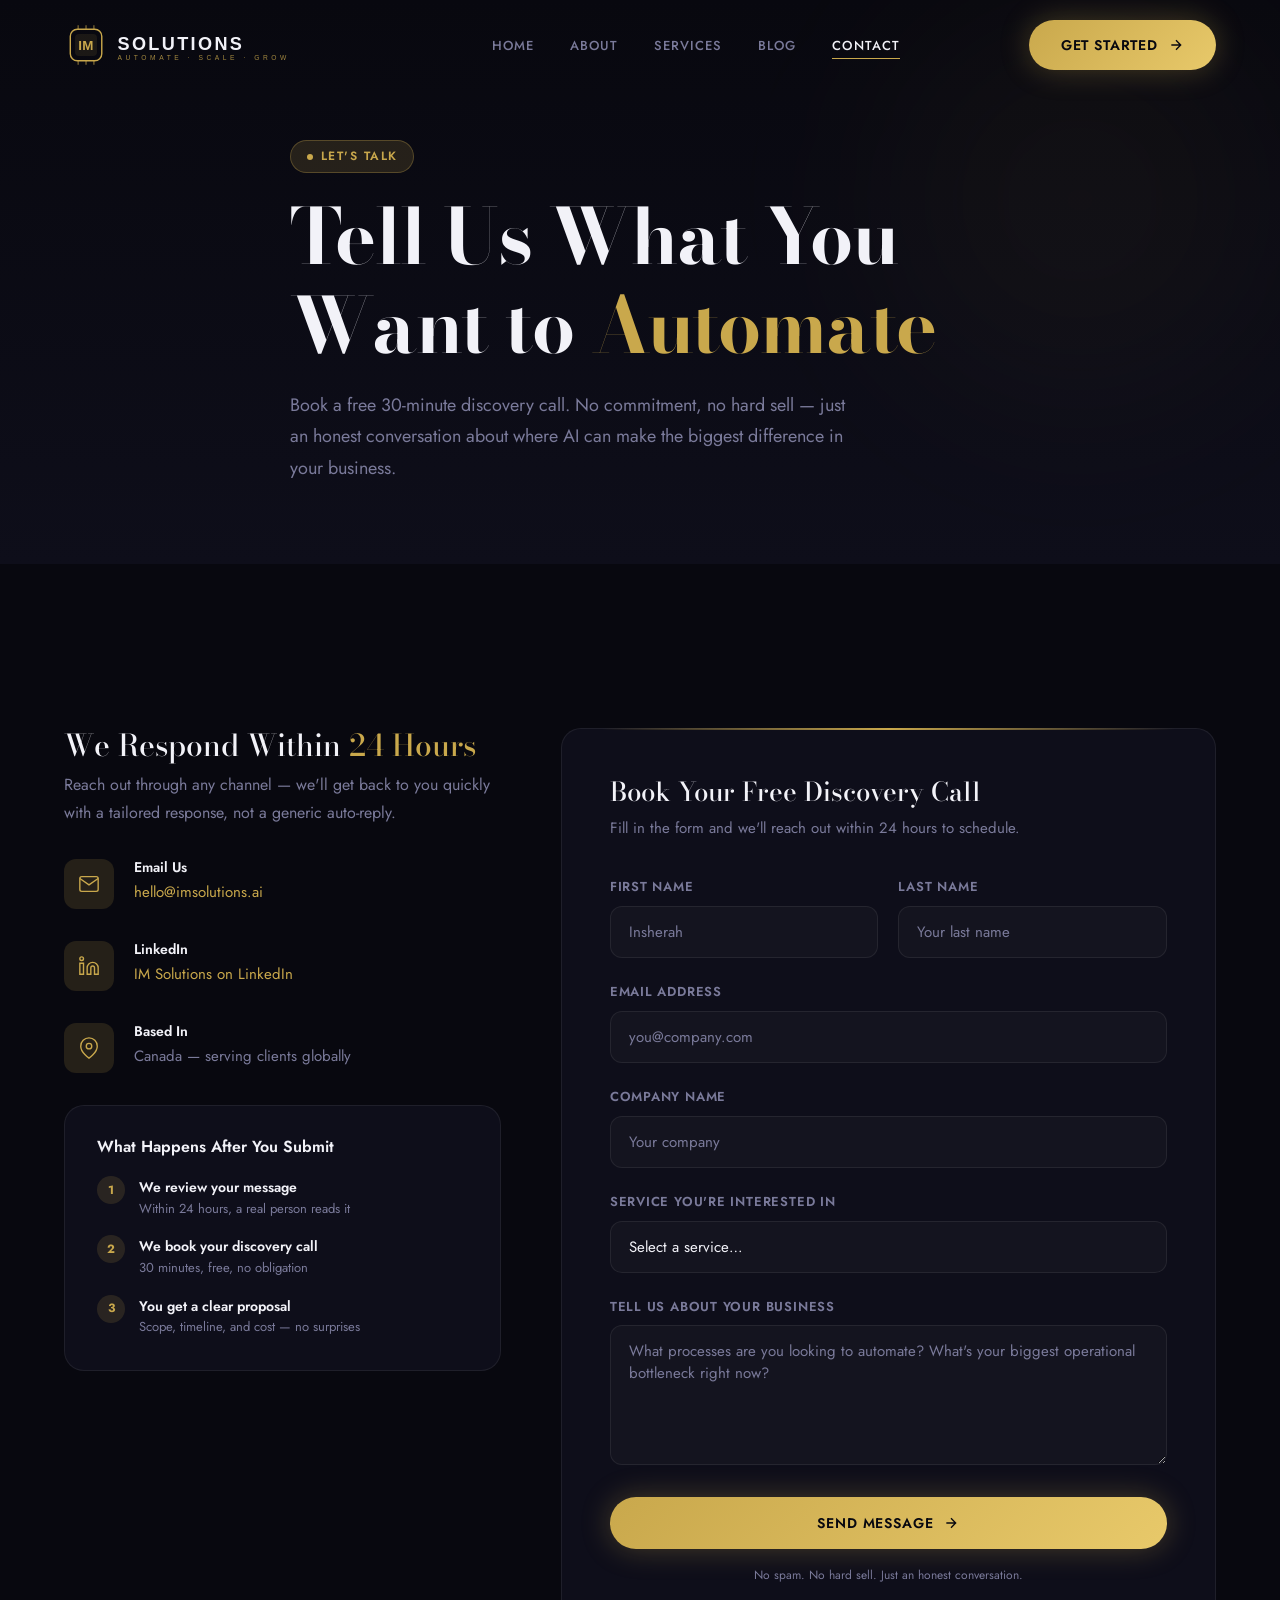
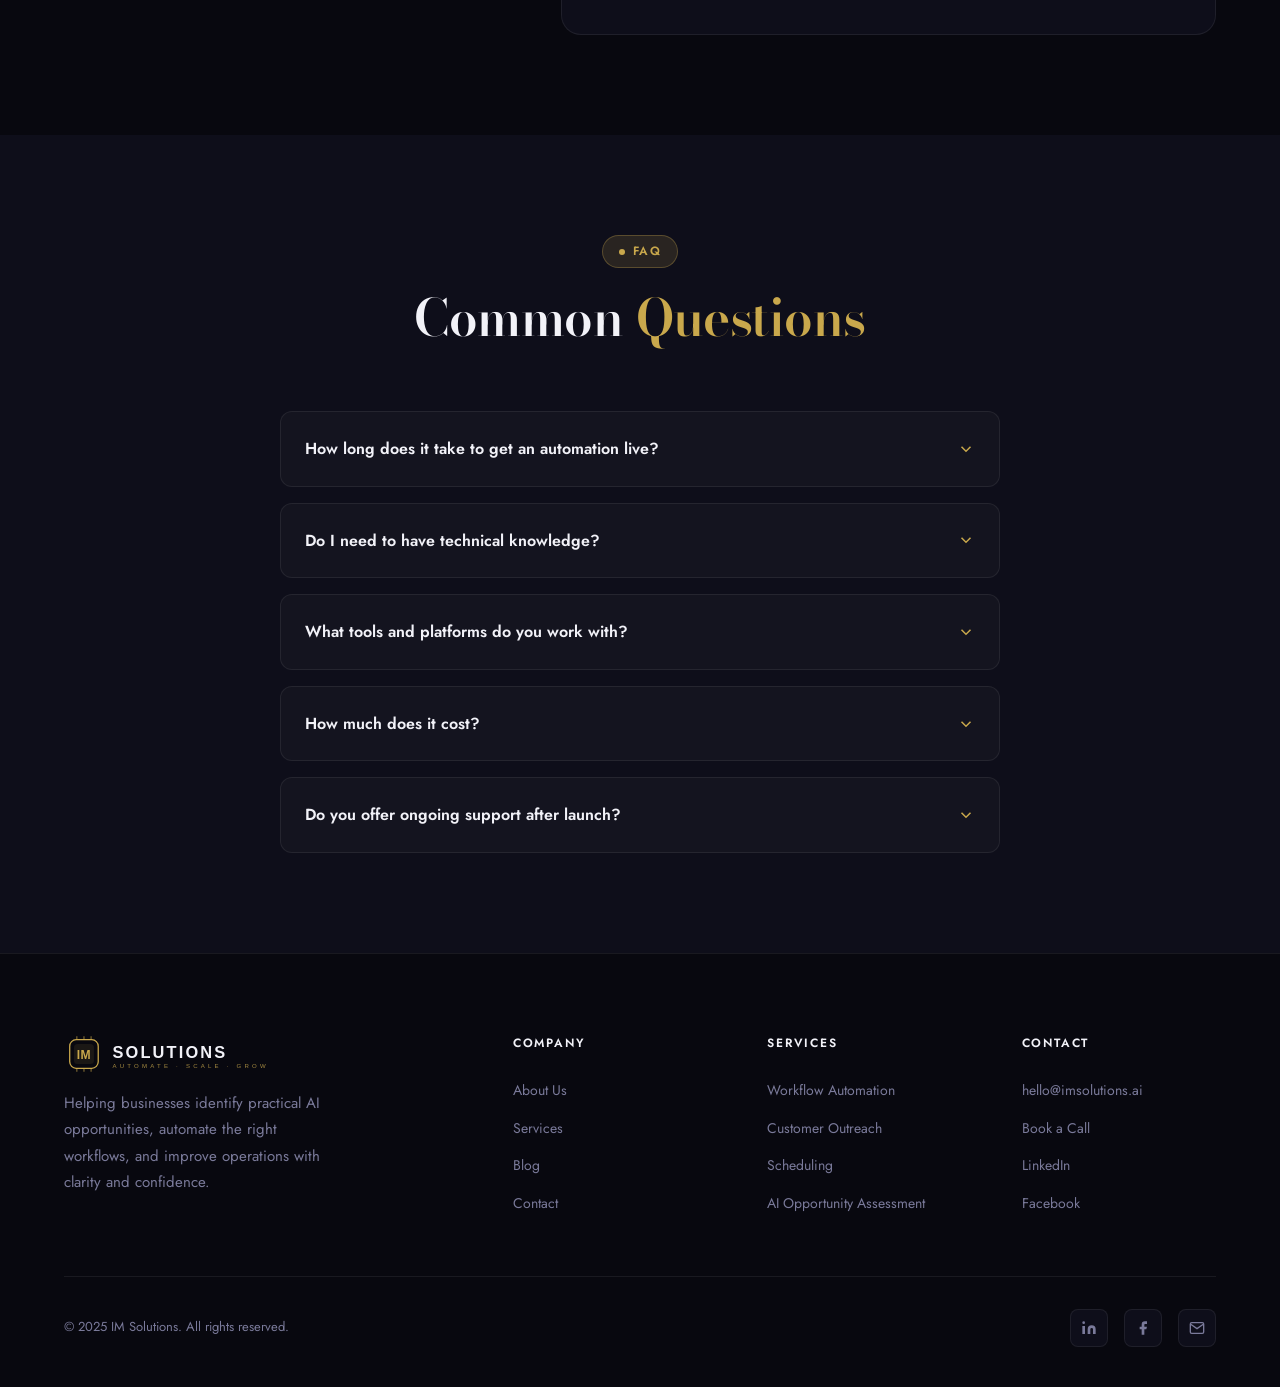
<file: contact.html>
<!DOCTYPE html>
<html lang="en">
<head>
  <meta charset="UTF-8" />
  <meta name="viewport" content="width=device-width, initial-scale=1.0" />
  <title>Contact — IM Solutions</title>
  <meta name="description" content="Book a free discovery call with IM Solutions. Tell us what you want to automate and we'll show you how." />
  <link rel="stylesheet" href="style.css" />
  <link rel="icon" type="image/svg+xml" href="logo-icon.svg" />
</head>
<body>

<nav class="nav">
  <div class="container nav-inner">
    <a href="index.html" class="nav-logo">
      <img src="logo.svg" alt="IM Solutions" style="height:44px;width:auto;" />
    </a>
    <ul class="nav-links">
      <li><a href="index.html">Home</a></li>
      <li><a href="about.html">About</a></li>
      <li><a href="services.html">Services</a></li>
      <li><a href="blog.html">Blog</a></li>
      <li><a href="contact.html">Contact</a></li>
    </ul>
    <div class="nav-cta">
      <a href="contact.html" class="btn btn-primary">Get Started
        <svg viewBox="0 0 24 24" fill="none" stroke="currentColor" stroke-width="2"><path d="M5 12h14M12 5l7 7-7 7"/></svg>
      </a>
    </div>
    <button class="nav-mobile-btn" aria-label="Menu"><span></span><span></span><span></span></button>
  </div>
</nav>

<div class="mobile-menu">
  <a href="index.html">Home</a>
  <a href="about.html">About</a>
  <a href="services.html">Services</a>
  <a href="blog.html">Blog</a>
  <a href="contact.html">Contact</a>
  <a href="contact.html" class="btn btn-primary" style="width:fit-content;">Get Started</a>
</div>

<!-- PAGE HERO -->
<section class="page-hero" style="background:linear-gradient(180deg,var(--bg) 0%,var(--bg-2) 100%);position:relative;overflow:hidden;">
  <div class="hero-orb hero-orb-1" style="opacity:0.5"></div>
  <div class="container" style="position:relative;z-index:2">
    <div class="reveal"><span class="tag">Let's Talk</span></div>
    <h1 style="margin-top:20px;max-width:700px" class="reveal reveal-delay-1">
      Tell Us What You Want to <span class="gold">Automate</span>
    </h1>
    <p style="max-width:560px;margin-top:20px;font-size:18px" class="reveal reveal-delay-2">
      Book a free 30-minute discovery call. No commitment, no hard sell — just an honest conversation about where AI can make the biggest difference in your business.
    </p>
  </div>
</section>

<!-- CONTACT SECTION -->
<section class="section">
  <div class="container">
    <div class="contact-grid">

      <!-- LEFT: INFO -->
      <div class="contact-info">
        <div class="reveal">
          <h3 style="margin-bottom:8px">We Respond Within <span class="gold">24 Hours</span></h3>
          <p>Reach out through any channel — we'll get back to you quickly with a tailored response, not a generic auto-reply.</p>
        </div>

        <div class="contact-item reveal">
          <div class="contact-item-icon">
            <svg viewBox="0 0 24 24" fill="none" stroke="currentColor" stroke-width="1.5"><path d="M4 4h16c1.1 0 2 .9 2 2v12c0 1.1-.9 2-2 2H4c-1.1 0-2-.9-2-2V6c0-1.1.9-2 2-2z"/><polyline points="22,6 12,13 2,6"/></svg>
          </div>
          <div>
            <h4>Email Us</h4>
            <p><a href="mailto:hello@imsolutions.ai" style="color:var(--gold)">hello@imsolutions.ai</a></p>
          </div>
        </div>

        <div class="contact-item reveal reveal-delay-1">
          <div class="contact-item-icon">
            <svg viewBox="0 0 24 24" fill="none" stroke="currentColor" stroke-width="1.5"><path d="M16 8a6 6 0 0 1 6 6v7h-4v-7a2 2 0 0 0-2-2 2 2 0 0 0-2 2v7h-4v-7a6 6 0 0 1 6-6zM2 9h4v12H2z"/><circle cx="4" cy="4" r="2"/></svg>
          </div>
          <div>
            <h4>LinkedIn</h4>
            <p><a href="#" style="color:var(--gold)">IM Solutions on LinkedIn</a></p>
          </div>
        </div>

        <div class="contact-item reveal reveal-delay-2">
          <div class="contact-item-icon">
            <svg viewBox="0 0 24 24" fill="none" stroke="currentColor" stroke-width="1.5"><path d="M21 10c0 7-9 13-9 13s-9-6-9-13a9 9 0 0 1 18 0z"/><circle cx="12" cy="10" r="3"/></svg>
          </div>
          <div>
            <h4>Based In</h4>
            <p>Canada — serving clients globally</p>
          </div>
        </div>

        <!-- Trust signals -->
        <div style="background:var(--bg-2);border:1px solid var(--border);border-radius:var(--radius-lg);padding:32px" class="reveal reveal-delay-3">
          <h4 style="font-family:'Jost',sans-serif;font-size:16px;font-weight:600;color:var(--white);margin-bottom:20px">What Happens After You Submit</h4>
          <div style="display:flex;flex-direction:column;gap:16px">
            <div style="display:flex;gap:14px;align-items:flex-start">
              <div style="width:28px;height:28px;background:var(--gold-dim);border-radius:50%;display:flex;align-items:center;justify-content:center;flex-shrink:0;font-size:12px;font-weight:700;color:var(--gold)">1</div>
              <div>
                <div style="font-size:14px;font-weight:600;color:var(--white)">We review your message</div>
                <div style="font-size:13px;color:var(--muted)">Within 24 hours, a real person reads it</div>
              </div>
            </div>
            <div style="display:flex;gap:14px;align-items:flex-start">
              <div style="width:28px;height:28px;background:var(--gold-dim);border-radius:50%;display:flex;align-items:center;justify-content:center;flex-shrink:0;font-size:12px;font-weight:700;color:var(--gold)">2</div>
              <div>
                <div style="font-size:14px;font-weight:600;color:var(--white)">We book your discovery call</div>
                <div style="font-size:13px;color:var(--muted)">30 minutes, free, no obligation</div>
              </div>
            </div>
            <div style="display:flex;gap:14px;align-items:flex-start">
              <div style="width:28px;height:28px;background:var(--gold-dim);border-radius:50%;display:flex;align-items:center;justify-content:center;flex-shrink:0;font-size:12px;font-weight:700;color:var(--gold)">3</div>
              <div>
                <div style="font-size:14px;font-weight:600;color:var(--white)">You get a clear proposal</div>
                <div style="font-size:13px;color:var(--muted)">Scope, timeline, and cost — no surprises</div>
              </div>
            </div>
          </div>
        </div>
      </div>

      <!-- RIGHT: FORM -->
      <div class="contact-form reveal reveal-delay-1">
        <div style="position:absolute;top:-1px;left:40px;right:40px;height:2px;background:linear-gradient(to right,transparent,var(--gold),transparent);border-radius:1px"></div>
        <h3 style="margin-bottom:8px;font-size:26px">Book Your Free Discovery Call</h3>
        <p style="margin-bottom:36px;font-size:15px">Fill in the form and we'll reach out within 24 hours to schedule.</p>

        <form id="contact-form">
          <div class="form-row">
            <div class="form-group">
              <label for="fname">First Name</label>
              <input type="text" id="fname" name="fname" placeholder="Insherah" required />
            </div>
            <div class="form-group">
              <label for="lname">Last Name</label>
              <input type="text" id="lname" name="lname" placeholder="Your last name" required />
            </div>
          </div>
          <div class="form-group">
            <label for="email">Email Address</label>
            <input type="email" id="email" name="email" placeholder="you@company.com" required />
          </div>
          <div class="form-group">
            <label for="company">Company Name</label>
            <input type="text" id="company" name="company" placeholder="Your company" />
          </div>
          <div class="form-group">
            <label for="service">Service You're Interested In</label>
            <select id="service" name="service">
              <option value="" disabled selected>Select a service…</option>
              <option>Workflow Automation</option>
              <option>Customer Outreach Automation</option>
              <option>Scheduling Operations</option>
              <option>Customer Experience Management</option>
              <option>AI Opportunity Assessment</option>
              <option>Platform Integration</option>
              <option>Other / Special Request</option>
              <option>Not sure — need guidance</option>
            </select>
          </div>
          <div class="form-group">
            <label for="message">Tell Us About Your Business</label>
            <textarea id="message" name="message" placeholder="What processes are you looking to automate? What's your biggest operational bottleneck right now?" rows="5"></textarea>
          </div>
          <button type="submit" class="btn btn-primary" style="width:100%;justify-content:center;padding:16px;">
            Send Message
            <svg viewBox="0 0 24 24" fill="none" stroke="currentColor" stroke-width="2"><path d="M5 12h14M12 5l7 7-7 7"/></svg>
          </button>
          <p style="font-size:12px;text-align:center;margin-top:16px;color:var(--muted)">
            No spam. No hard sell. Just an honest conversation.
          </p>
        </form>
      </div>

    </div>
  </div>
</section>

<!-- FAQ -->
<section class="section" style="background:var(--bg-2)">
  <div class="container">
    <div style="text-align:center">
      <div class="reveal"><span class="tag">FAQ</span></div>
      <h2 style="margin-top:20px" class="reveal reveal-delay-1">Common <span class="gold">Questions</span></h2>
    </div>
    <div style="max-width:720px;margin:64px auto 0;display:flex;flex-direction:column;gap:16px">

      <details style="background:var(--bg-3);border:1px solid var(--border);border-radius:var(--radius);padding:24px;cursor:pointer" class="reveal">
        <summary style="font-weight:600;font-size:16px;color:var(--white);list-style:none;display:flex;justify-content:space-between;align-items:center">
          How long does it take to get an automation live?
          <svg width="18" height="18" viewBox="0 0 24 24" fill="none" stroke="#C9A84C" stroke-width="2"><polyline points="6 9 12 15 18 9"/></svg>
        </summary>
        <p style="margin-top:16px;font-size:15px">Most automations are live within 2–4 weeks. Simple integrations can be done in under a week. Complex multi-system workflows may take 6–8 weeks. We give you a clear timeline before we start.</p>
      </details>

      <details style="background:var(--bg-3);border:1px solid var(--border);border-radius:var(--radius);padding:24px;cursor:pointer" class="reveal reveal-delay-1">
        <summary style="font-weight:600;font-size:16px;color:var(--white);list-style:none;display:flex;justify-content:space-between;align-items:center">
          Do I need to have technical knowledge?
          <svg width="18" height="18" viewBox="0 0 24 24" fill="none" stroke="#C9A84C" stroke-width="2"><polyline points="6 9 12 15 18 9"/></svg>
        </summary>
        <p style="margin-top:16px;font-size:15px">Not at all. We handle everything technical. You just need to tell us what you want to achieve — we design, build, integrate, and train your team to use it.</p>
      </details>

      <details style="background:var(--bg-3);border:1px solid var(--border);border-radius:var(--radius);padding:24px;cursor:pointer" class="reveal reveal-delay-2">
        <summary style="font-weight:600;font-size:16px;color:var(--white);list-style:none;display:flex;justify-content:space-between;align-items:center">
          What tools and platforms do you work with?
          <svg width="18" height="18" viewBox="0 0 24 24" fill="none" stroke="#C9A84C" stroke-width="2"><polyline points="6 9 12 15 18 9"/></svg>
        </summary>
        <p style="margin-top:16px;font-size:15px">We work with all major platforms — HubSpot, Salesforce, Google Workspace, Microsoft 365, Slack, WhatsApp Business, Zapier, and more. We integrate with whatever you already use.</p>
      </details>

      <details style="background:var(--bg-3);border:1px solid var(--border);border-radius:var(--radius);padding:24px;cursor:pointer" class="reveal reveal-delay-3">
        <summary style="font-weight:600;font-size:16px;color:var(--white);list-style:none;display:flex;justify-content:space-between;align-items:center">
          How much does it cost?
          <svg width="18" height="18" viewBox="0 0 24 24" fill="none" stroke="#C9A84C" stroke-width="2"><polyline points="6 9 12 15 18 9"/></svg>
        </summary>
        <p style="margin-top:16px;font-size:15px">Every engagement is scoped individually based on your needs. We offer project-based pricing and monthly retainers. Book a discovery call and we'll give you a clear estimate — no hidden costs.</p>
      </details>

      <details style="background:var(--bg-3);border:1px solid var(--border);border-radius:var(--radius);padding:24px;cursor:pointer" class="reveal reveal-delay-4">
        <summary style="font-weight:600;font-size:16px;color:var(--white);list-style:none;display:flex;justify-content:space-between;align-items:center">
          Do you offer ongoing support after launch?
          <svg width="18" height="18" viewBox="0 0 24 24" fill="none" stroke="#C9A84C" stroke-width="2"><polyline points="6 9 12 15 18 9"/></svg>
        </summary>
        <p style="margin-top:16px;font-size:15px">Yes. All our implementations include a 30-day post-launch support period. We also offer ongoing maintenance retainers for clients who want continuous optimisation and monitoring.</p>
      </details>

    </div>
  </div>
</section>

<footer class="footer">
  <div class="container">
    <div class="footer-grid">
      <div class="footer-brand">
        <a href="index.html" class="nav-logo" style="gap:10px">
          <img src="logo.svg" alt="IM Solutions" style="height:40px;width:auto;" />
        </a>
        <p>Helping businesses identify practical AI opportunities, automate the right workflows, and improve operations with clarity and confidence.</p>
      </div>
      <div class="footer-col"><h5>Company</h5><ul><li><a href="about.html">About Us</a></li><li><a href="services.html">Services</a></li><li><a href="blog.html">Blog</a></li><li><a href="contact.html">Contact</a></li></ul></div>
      <div class="footer-col"><h5>Services</h5><ul><li><a href="services.html">Workflow Automation</a></li><li><a href="services.html">Customer Outreach</a></li><li><a href="services.html">Scheduling</a></li><li><a href="services.html">AI Opportunity Assessment</a></li></ul></div>
      <div class="footer-col"><h5>Contact</h5><ul><li><a href="mailto:hello@imsolutions.ai">hello@imsolutions.ai</a></li><li><a href="contact.html">Book a Call</a></li><li><a href="#">LinkedIn</a></li><li><a href="#">Facebook</a></li></ul></div>
    </div>
    <div class="footer-bottom">
      <p>© 2025 IM Solutions. All rights reserved.</p>
      <div class="footer-socials">
        <a href="#" class="footer-social" aria-label="LinkedIn"><svg viewBox="0 0 24 24" fill="currentColor"><path d="M16 8a6 6 0 0 1 6 6v7h-4v-7a2 2 0 0 0-2-2 2 2 0 0 0-2 2v7h-4v-7a6 6 0 0 1 6-6zM2 9h4v12H2z"/><circle cx="4" cy="4" r="2"/></svg></a>
        <a href="#" class="footer-social" aria-label="Facebook"><svg viewBox="0 0 24 24" fill="currentColor"><path d="M18 2h-3a5 5 0 0 0-5 5v3H7v4h3v8h4v-8h3l1-4h-4V7a1 1 0 0 1 1-1h3z"/></svg></a>
        <a href="mailto:hello@imsolutions.ai" class="footer-social" aria-label="Email"><svg viewBox="0 0 24 24" fill="none" stroke="currentColor" stroke-width="2"><path d="M4 4h16c1.1 0 2 .9 2 2v12c0 1.1-.9 2-2 2H4c-1.1 0-2-.9-2-2V6c0-1.1.9-2 2-2z"/><polyline points="22,6 12,13 2,6"/></svg></a>
      </div>
    </div>
  </div>
</footer>
<script src="script.js"></script>
</body>
</html>
</file>
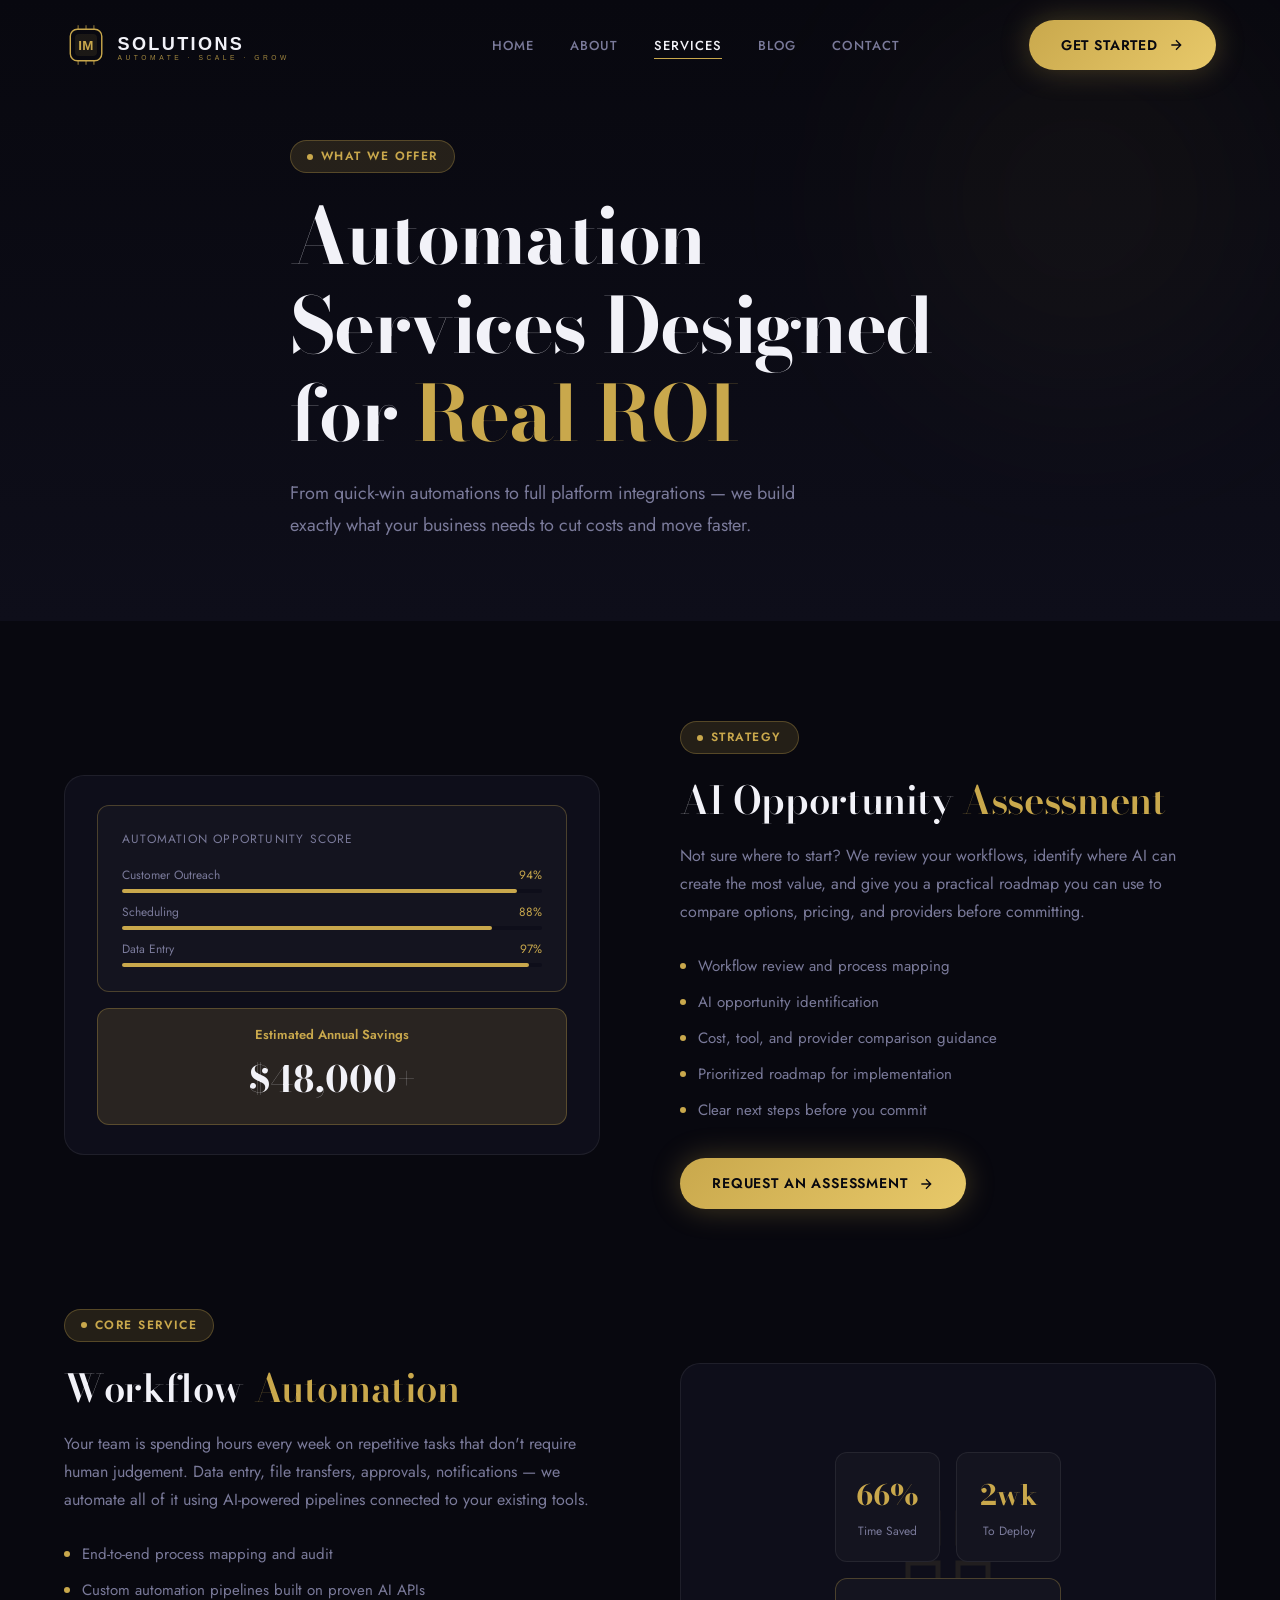
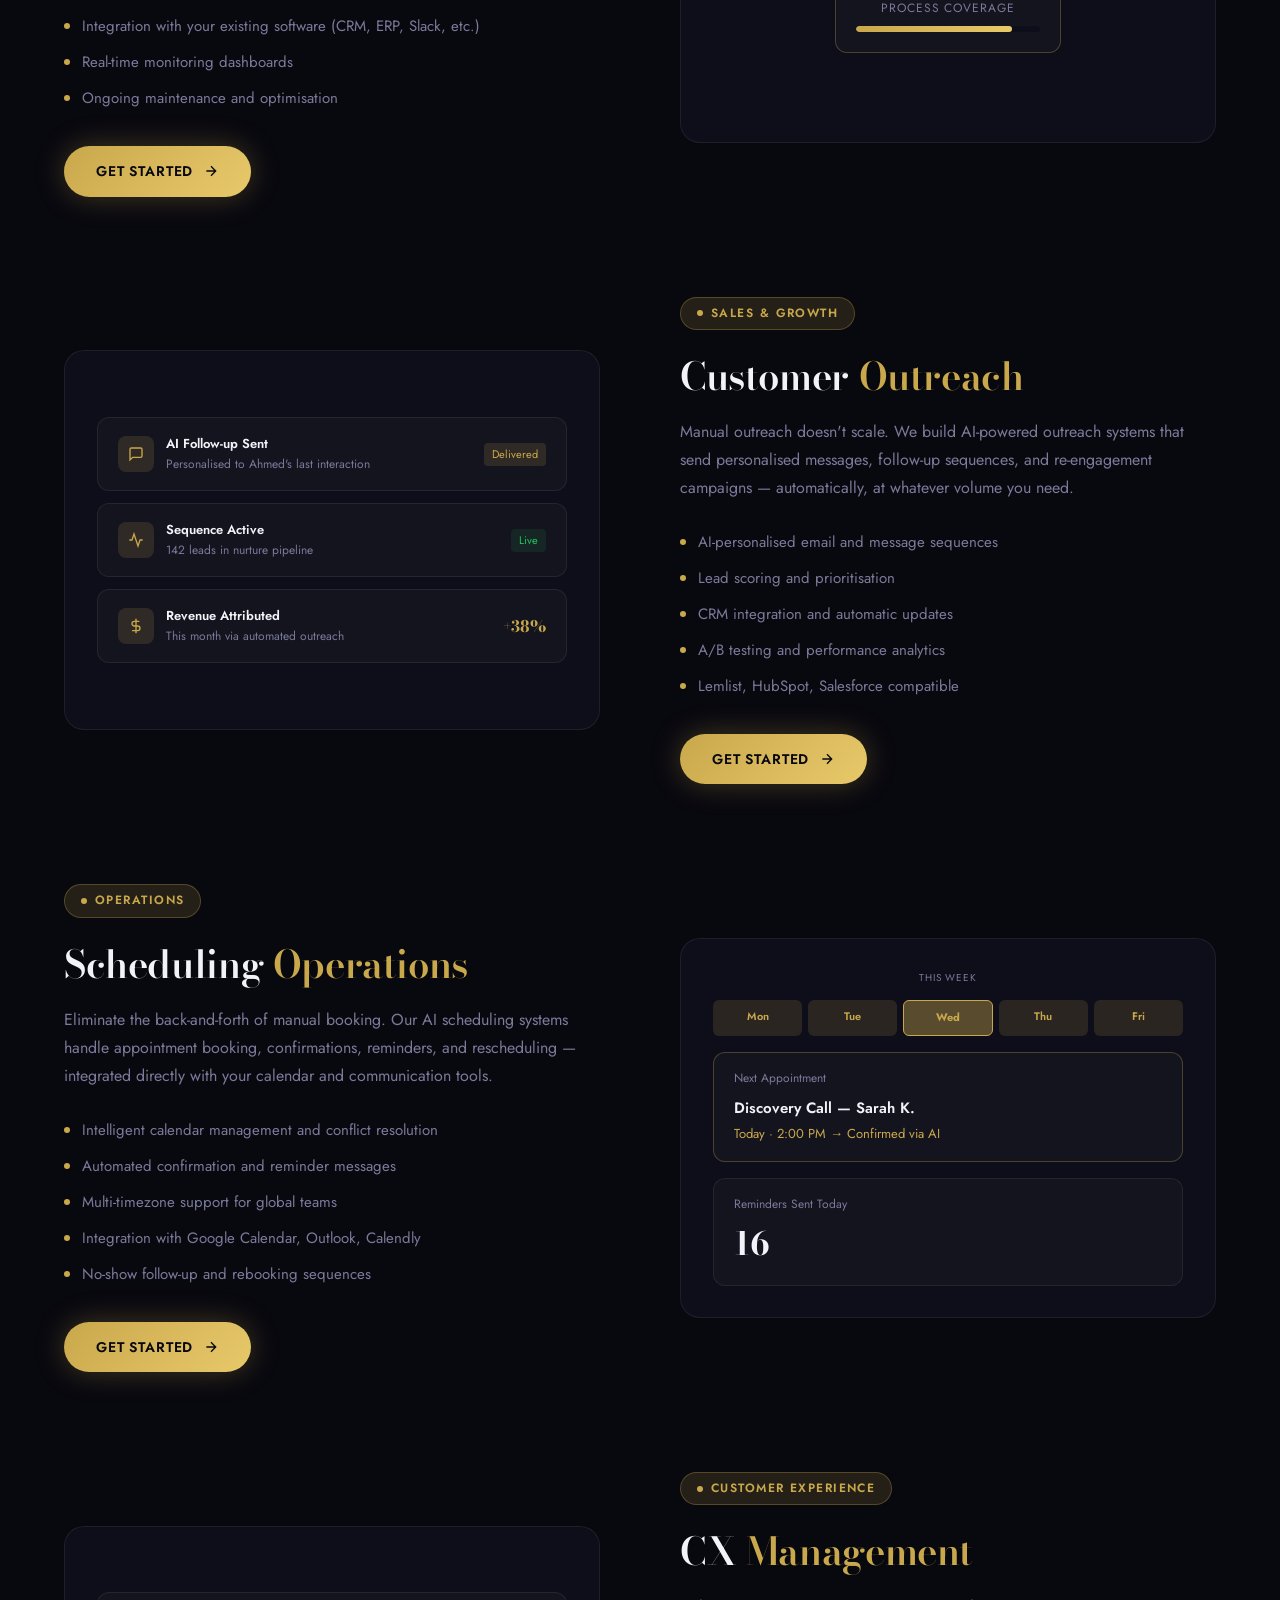
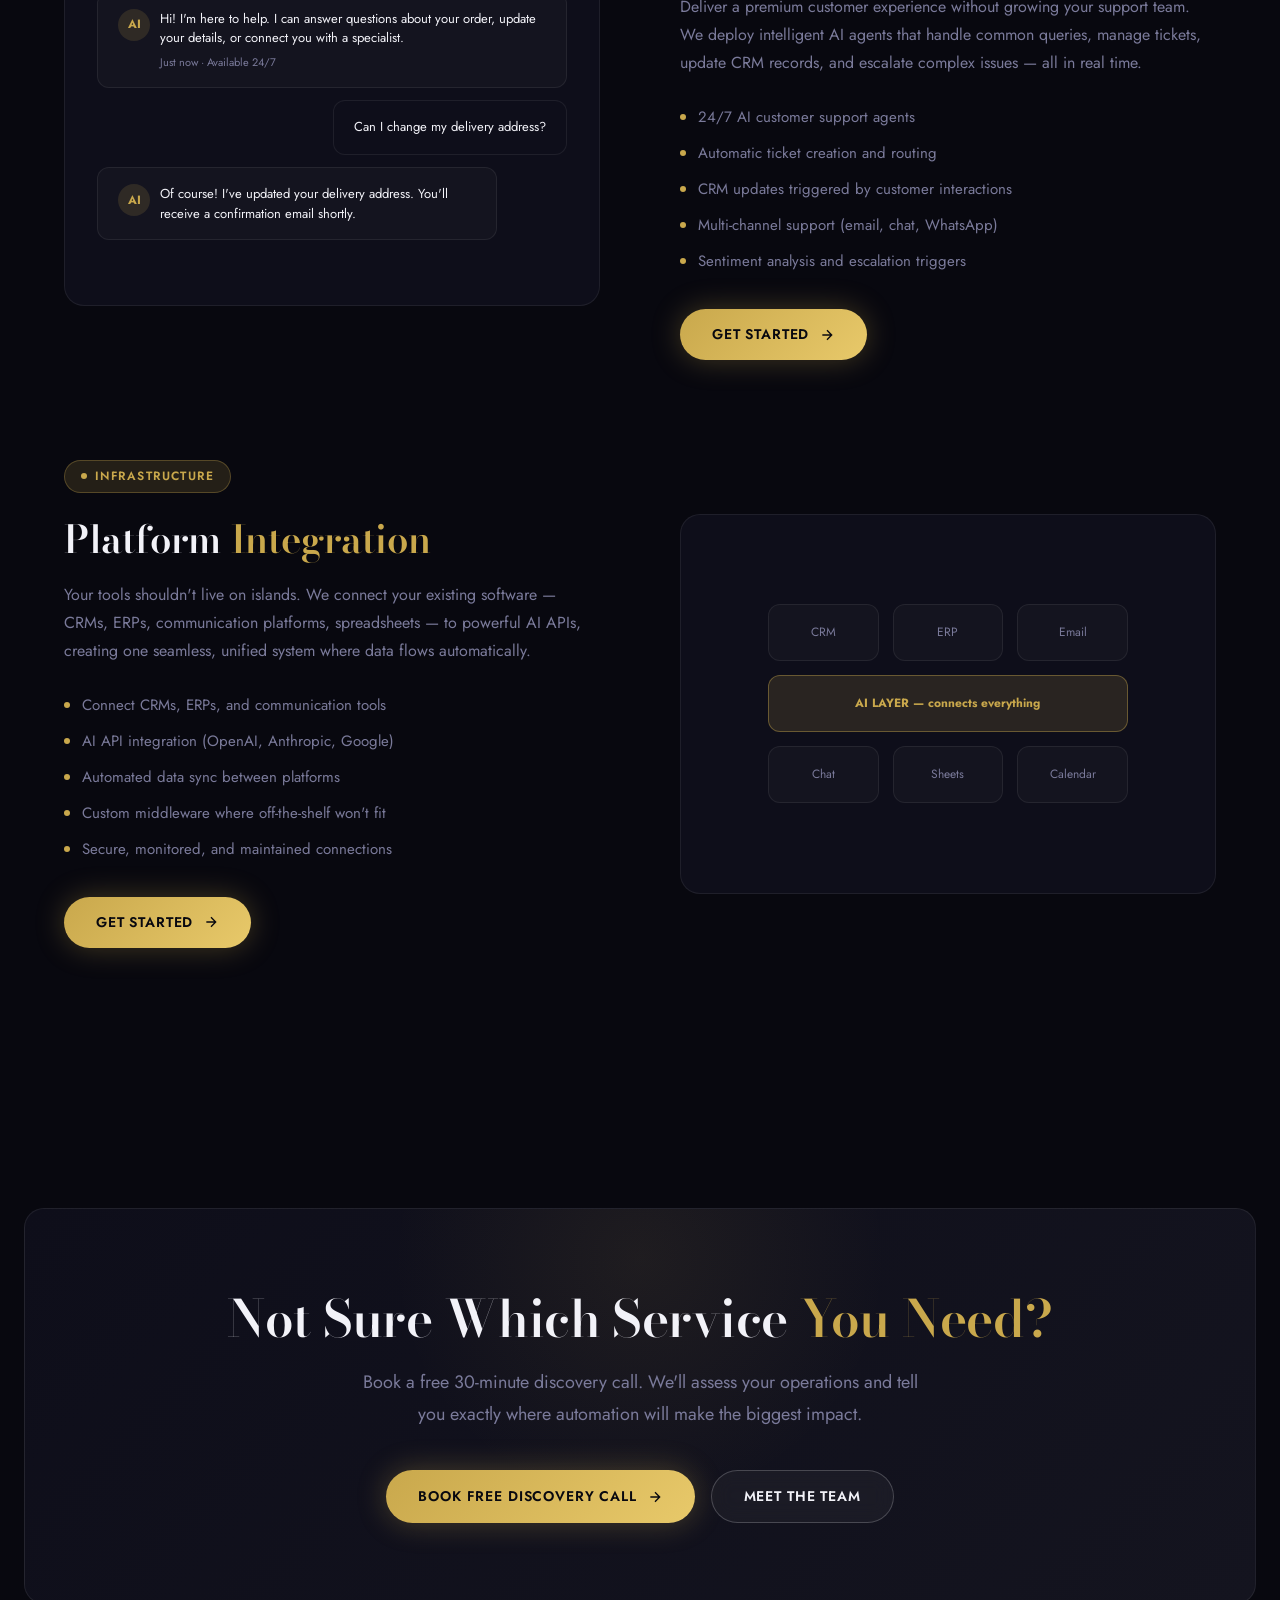
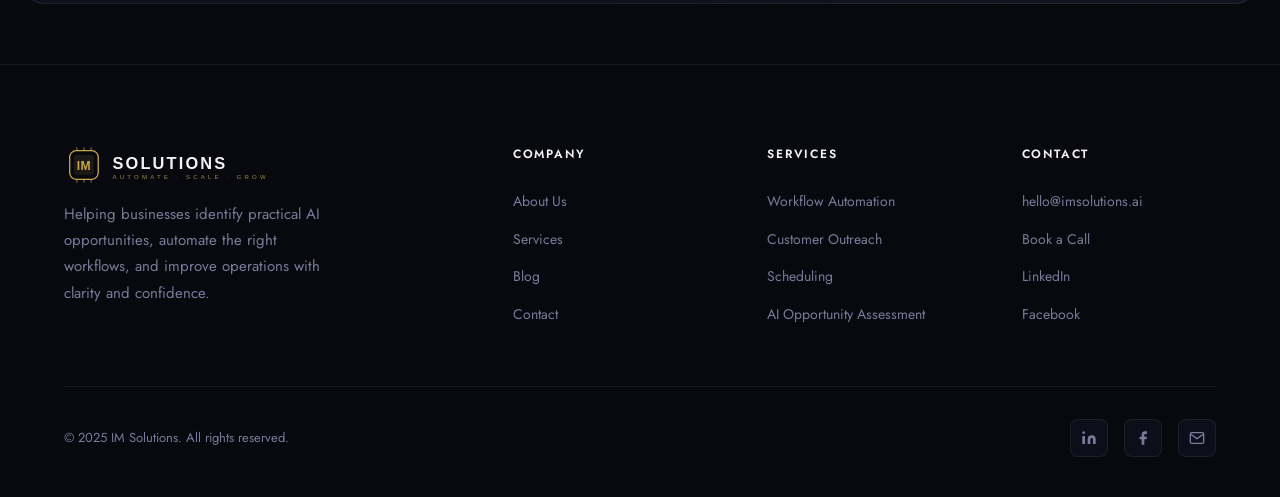
<file: services.html>
<!DOCTYPE html>
<html lang="en">
<head>
  <meta charset="UTF-8" />
  <meta name="viewport" content="width=device-width, initial-scale=1.0" />
  <title>Services — IM Solutions</title>
  <meta name="description" content="AI automation services by IM Solutions — workflow automation, customer outreach, scheduling, CX management, and consulting." />
  <link rel="stylesheet" href="style.css" />
  <link rel="icon" type="image/svg+xml" href="logo-icon.svg" />
</head>
<body>

<nav class="nav">
  <div class="container nav-inner">
    <a href="index.html" class="nav-logo">
      <img src="logo.svg" alt="IM Solutions" style="height:44px;width:auto;" />
    </a>
    <ul class="nav-links">
      <li><a href="index.html">Home</a></li>
      <li><a href="about.html">About</a></li>
      <li><a href="services.html">Services</a></li>
      <li><a href="blog.html">Blog</a></li>
      <li><a href="contact.html">Contact</a></li>
    </ul>
    <div class="nav-cta">
      <a href="contact.html" class="btn btn-primary">Get Started
        <svg viewBox="0 0 24 24" fill="none" stroke="currentColor" stroke-width="2"><path d="M5 12h14M12 5l7 7-7 7"/></svg>
      </a>
    </div>
    <button class="nav-mobile-btn" aria-label="Menu"><span></span><span></span><span></span></button>
  </div>
</nav>

<div class="mobile-menu">
  <a href="index.html">Home</a>
  <a href="about.html">About</a>
  <a href="services.html">Services</a>
  <a href="blog.html">Blog</a>
  <a href="contact.html">Contact</a>
  <a href="contact.html" class="btn btn-primary" style="width:fit-content;">Get Started</a>
</div>

<!-- PAGE HERO -->
<section class="page-hero" style="background:linear-gradient(180deg,var(--bg) 0%,var(--bg-2) 100%);position:relative;overflow:hidden;">
  <div class="hero-orb hero-orb-1" style="opacity:0.5"></div>
  <div class="container" style="position:relative;z-index:2">
    <div class="reveal"><span class="tag">What We Offer</span></div>
    <h1 style="margin-top:20px;max-width:700px" class="reveal reveal-delay-1">
      Automation Services Designed for <span class="gold">Real ROI</span>
    </h1>
    <p style="max-width:560px;margin-top:20px;font-size:18px" class="reveal reveal-delay-2">
      From quick-win automations to full platform integrations — we build exactly what your business needs to cut costs and move faster.
    </p>
  </div>
</section>

<!-- SERVICE DETAILS -->
<section class="section">
  <div class="container">

    <!-- 0 · AI Opportunity Assessment (goes first) -->
    <div class="service-detail reveal" id="assessment">
      <div class="service-detail-visual">
        <div style="position:absolute;inset:0;padding:32px;display:flex;flex-direction:column;justify-content:center;gap:16px">
          <div style="background:var(--bg-3);border:1px solid rgba(201,168,76,0.3);border-radius:12px;padding:24px">
            <div style="font-size:12px;color:var(--muted);letter-spacing:0.1em;text-transform:uppercase;margin-bottom:16px">Automation Opportunity Score</div>
            <div style="display:flex;flex-direction:column;gap:10px">
              <div>
                <div style="display:flex;justify-content:space-between;font-size:12px;color:var(--muted);margin-bottom:4px"><span>Customer Outreach</span><span style="color:var(--gold)">94%</span></div>
                <div style="height:4px;background:var(--bg-2);border-radius:2px"><div style="height:100%;width:94%;background:var(--gold);border-radius:2px"></div></div>
              </div>
              <div>
                <div style="display:flex;justify-content:space-between;font-size:12px;color:var(--muted);margin-bottom:4px"><span>Scheduling</span><span style="color:var(--gold)">88%</span></div>
                <div style="height:4px;background:var(--bg-2);border-radius:2px"><div style="height:100%;width:88%;background:var(--gold);border-radius:2px"></div></div>
              </div>
              <div>
                <div style="display:flex;justify-content:space-between;font-size:12px;color:var(--muted);margin-bottom:4px"><span>Data Entry</span><span style="color:var(--gold)">97%</span></div>
                <div style="height:4px;background:var(--bg-2);border-radius:2px"><div style="height:100%;width:97%;background:var(--gold);border-radius:2px"></div></div>
              </div>
            </div>
          </div>
          <div style="background:var(--gold-dim);border:1px solid rgba(201,168,76,0.3);border-radius:12px;padding:16px 20px;text-align:center">
            <div style="font-size:13px;color:var(--gold);font-weight:600">Estimated Annual Savings</div>
            <div style="font-family:'Bodoni Moda',serif;font-size:36px;font-weight:700;color:var(--white);margin-top:4px">$48,000+</div>
          </div>
        </div>
      </div>
      <div class="service-detail-content">
        <span class="tag">Strategy</span>
        <h2>AI Opportunity <span class="gold">Assessment</span></h2>
        <p>Not sure where to start? We review your workflows, identify where AI can create the most value, and give you a practical roadmap you can use to compare options, pricing, and providers before committing.</p>
        <ul class="feature-list">
          <li>Workflow review and process mapping</li>
          <li>AI opportunity identification</li>
          <li>Cost, tool, and provider comparison guidance</li>
          <li>Prioritized roadmap for implementation</li>
          <li>Clear next steps before you commit</li>
        </ul>
        <a href="contact.html" class="btn btn-primary">Request an Assessment
          <svg viewBox="0 0 24 24" fill="none" stroke="currentColor" stroke-width="2"><path d="M5 12h14M12 5l7 7-7 7"/></svg>
        </a>
      </div>
    </div>

    <!-- 1 -->
    <div class="service-detail reveal" id="workflow">
      <div class="service-detail-visual">
        <svg class="big-icon" viewBox="0 0 24 24" fill="none" stroke="#C9A84C" stroke-width="1"><path d="M4 4h6v6H4zM14 4h6v6h-6zM4 14h6v6H4zM14 14h6v6h-6z"/></svg>
        <div style="position:absolute;inset:0;display:flex;align-items:center;justify-content:center">
          <div style="display:grid;grid-template-columns:1fr 1fr;gap:16px;padding:32px">
            <div style="background:var(--bg-3);border:1px solid var(--border);border-radius:12px;padding:20px;text-align:center">
              <div style="font-family:'Bodoni Moda',serif;font-size:28px;font-weight:700;color:var(--gold)" data-target="80" data-suffix="%">0%</div>
              <div style="font-size:12px;color:var(--muted);margin-top:4px">Time Saved</div>
            </div>
            <div style="background:var(--bg-3);border:1px solid var(--border);border-radius:12px;padding:20px;text-align:center">
              <div style="font-family:'Bodoni Moda',serif;font-size:28px;font-weight:700;color:var(--gold)" data-target="3" data-suffix="wk">0wk</div>
              <div style="font-size:12px;color:var(--muted);margin-top:4px">To Deploy</div>
            </div>
            <div style="background:var(--bg-3);border:1px solid rgba(201,168,76,0.3);border-radius:12px;padding:20px;text-align:center;grid-column:span 2">
              <div style="font-size:12px;color:var(--muted);margin-bottom:8px;letter-spacing:0.08em;text-transform:uppercase">Process Coverage</div>
              <div style="height:6px;background:var(--bg-2);border-radius:3px;overflow:hidden">
                <div style="height:100%;width:85%;background:linear-gradient(to right,var(--gold),var(--gold-light));border-radius:3px"></div>
              </div>
            </div>
          </div>
        </div>
      </div>
      <div class="service-detail-content">
        <span class="tag">Core Service</span>
        <h2>Workflow <span class="gold">Automation</span></h2>
        <p>Your team is spending hours every week on repetitive tasks that don't require human judgement. Data entry, file transfers, approvals, notifications — we automate all of it using AI-powered pipelines connected to your existing tools.</p>
        <ul class="feature-list">
          <li>End-to-end process mapping and audit</li>
          <li>Custom automation pipelines built on proven AI APIs</li>
          <li>Integration with your existing software (CRM, ERP, Slack, etc.)</li>
          <li>Real-time monitoring dashboards</li>
          <li>Ongoing maintenance and optimisation</li>
        </ul>
        <a href="contact.html" class="btn btn-primary">Get Started
          <svg viewBox="0 0 24 24" fill="none" stroke="currentColor" stroke-width="2"><path d="M5 12h14M12 5l7 7-7 7"/></svg>
        </a>
      </div>
    </div>

    <!-- 2 -->
    <div class="service-detail reveal" id="outreach">
      <div class="service-detail-visual">
        <div style="position:absolute;inset:0;display:flex;flex-direction:column;gap:12px;padding:32px;justify-content:center">
          <div style="background:var(--bg-3);border:1px solid var(--border);border-radius:12px;padding:16px 20px;display:flex;gap:12px;align-items:center">
            <div style="width:36px;height:36px;background:var(--gold-dim);border-radius:8px;flex-shrink:0;display:flex;align-items:center;justify-content:center">
              <svg width="16" height="16" viewBox="0 0 24 24" fill="none" stroke="#C9A84C" stroke-width="2"><path d="M21 15a2 2 0 0 1-2 2H7l-4 4V5a2 2 0 0 1 2-2h14a2 2 0 0 1 2 2z"/></svg>
            </div>
            <div>
              <div style="font-size:13px;font-weight:600;color:var(--white)">AI Follow-up Sent</div>
              <div style="font-size:12px;color:var(--muted)">Personalised to Ahmed's last interaction</div>
            </div>
            <div style="margin-left:auto;font-size:11px;color:var(--gold);background:var(--gold-dim);padding:3px 8px;border-radius:4px">Delivered</div>
          </div>
          <div style="background:var(--bg-3);border:1px solid var(--border);border-radius:12px;padding:16px 20px;display:flex;gap:12px;align-items:center">
            <div style="width:36px;height:36px;background:var(--gold-dim);border-radius:8px;flex-shrink:0;display:flex;align-items:center;justify-content:center">
              <svg width="16" height="16" viewBox="0 0 24 24" fill="none" stroke="#C9A84C" stroke-width="2"><polyline points="22 12 18 12 15 21 9 3 6 12 2 12"/></svg>
            </div>
            <div>
              <div style="font-size:13px;font-weight:600;color:var(--white)">Sequence Active</div>
              <div style="font-size:12px;color:var(--muted)">142 leads in nurture pipeline</div>
            </div>
            <div style="margin-left:auto;font-size:11px;color:#22c55e;background:rgba(34,197,94,0.1);padding:3px 8px;border-radius:4px">Live</div>
          </div>
          <div style="background:var(--bg-3);border:1px solid var(--border);border-radius:12px;padding:16px 20px;display:flex;gap:12px;align-items:center">
            <div style="width:36px;height:36px;background:var(--gold-dim);border-radius:8px;flex-shrink:0;display:flex;align-items:center;justify-content:center">
              <svg width="16" height="16" viewBox="0 0 24 24" fill="none" stroke="#C9A84C" stroke-width="2"><line x1="12" y1="1" x2="12" y2="23"/><path d="M17 5H9.5a3.5 3.5 0 0 0 0 7h5a3.5 3.5 0 0 1 0 7H6"/></svg>
            </div>
            <div>
              <div style="font-size:13px;font-weight:600;color:var(--white)">Revenue Attributed</div>
              <div style="font-size:12px;color:var(--muted)">This month via automated outreach</div>
            </div>
            <div style="margin-left:auto;font-family:'Bodoni Moda',serif;font-size:16px;font-weight:700;color:var(--gold)">+38%</div>
          </div>
        </div>
      </div>
      <div class="service-detail-content">
        <span class="tag">Sales & Growth</span>
        <h2>Customer <span class="gold">Outreach</span></h2>
        <p>Manual outreach doesn't scale. We build AI-powered outreach systems that send personalised messages, follow-up sequences, and re-engagement campaigns — automatically, at whatever volume you need.</p>
        <ul class="feature-list">
          <li>AI-personalised email and message sequences</li>
          <li>Lead scoring and prioritisation</li>
          <li>CRM integration and automatic updates</li>
          <li>A/B testing and performance analytics</li>
          <li>Lemlist, HubSpot, Salesforce compatible</li>
        </ul>
        <a href="contact.html" class="btn btn-primary">Get Started
          <svg viewBox="0 0 24 24" fill="none" stroke="currentColor" stroke-width="2"><path d="M5 12h14M12 5l7 7-7 7"/></svg>
        </a>
      </div>
    </div>

    <!-- 3 -->
    <div class="service-detail reveal" id="scheduling">
      <div class="service-detail-visual">
        <div style="position:absolute;inset:0;padding:32px;display:flex;flex-direction:column;justify-content:center;gap:16px">
          <div style="display:grid;grid-template-columns:repeat(5,1fr);gap:6px">
            <div style="text-align:center;font-size:10px;color:var(--muted);padding-bottom:8px;grid-column:span 5;letter-spacing:0.08em;text-transform:uppercase">This Week</div>
            <div style="background:var(--gold-dim);border-radius:6px;padding:8px 4px;text-align:center;font-size:11px;color:var(--gold);font-weight:600">Mon</div>
            <div style="background:var(--gold-dim);border-radius:6px;padding:8px 4px;text-align:center;font-size:11px;color:var(--gold);font-weight:600">Tue</div>
            <div style="background:rgba(201,168,76,0.4);border-radius:6px;padding:8px 4px;text-align:center;font-size:11px;color:var(--gold);font-weight:700;border:1px solid var(--gold)">Wed</div>
            <div style="background:var(--gold-dim);border-radius:6px;padding:8px 4px;text-align:center;font-size:11px;color:var(--gold);font-weight:600">Thu</div>
            <div style="background:var(--gold-dim);border-radius:6px;padding:8px 4px;text-align:center;font-size:11px;color:var(--gold);font-weight:600">Fri</div>
          </div>
          <div style="background:var(--bg-3);border:1px solid rgba(201,168,76,0.3);border-radius:12px;padding:16px 20px">
            <div style="font-size:12px;color:var(--muted);margin-bottom:8px">Next Appointment</div>
            <div style="font-size:15px;font-weight:600;color:var(--white)">Discovery Call — Sarah K.</div>
            <div style="font-size:13px;color:var(--gold);margin-top:4px">Today · 2:00 PM → Confirmed via AI</div>
          </div>
          <div style="background:var(--bg-3);border:1px solid var(--border);border-radius:12px;padding:16px 20px">
            <div style="font-size:12px;color:var(--muted);margin-bottom:4px">Reminders Sent Today</div>
            <div style="font-family:'Bodoni Moda',serif;font-size:32px;font-weight:700;color:var(--white)"><span data-target="24" data-suffix="">0</span></div>
          </div>
        </div>
      </div>
      <div class="service-detail-content">
        <span class="tag">Operations</span>
        <h2>Scheduling <span class="gold">Operations</span></h2>
        <p>Eliminate the back-and-forth of manual booking. Our AI scheduling systems handle appointment booking, confirmations, reminders, and rescheduling — integrated directly with your calendar and communication tools.</p>
        <ul class="feature-list">
          <li>Intelligent calendar management and conflict resolution</li>
          <li>Automated confirmation and reminder messages</li>
          <li>Multi-timezone support for global teams</li>
          <li>Integration with Google Calendar, Outlook, Calendly</li>
          <li>No-show follow-up and rebooking sequences</li>
        </ul>
        <a href="contact.html" class="btn btn-primary">Get Started
          <svg viewBox="0 0 24 24" fill="none" stroke="currentColor" stroke-width="2"><path d="M5 12h14M12 5l7 7-7 7"/></svg>
        </a>
      </div>
    </div>

    <!-- 4 -->
    <div class="service-detail reveal" id="cx">
      <div class="service-detail-visual">
        <div style="position:absolute;inset:0;padding:32px;display:flex;flex-direction:column;justify-content:center;gap:12px">
          <div style="background:var(--bg-3);border:1px solid var(--border);border-radius:12px;padding:16px 20px">
            <div style="display:flex;gap:10px;align-items:flex-start">
              <div style="width:32px;height:32px;background:var(--gold-dim);border-radius:50%;flex-shrink:0;display:flex;align-items:center;justify-content:center;font-size:12px;color:var(--gold);font-weight:700">AI</div>
              <div>
                <div style="font-size:13px;color:var(--white);line-height:1.5">Hi! I'm here to help. I can answer questions about your order, update your details, or connect you with a specialist.</div>
                <div style="font-size:11px;color:var(--muted);margin-top:6px">Just now · Available 24/7</div>
              </div>
            </div>
          </div>
          <div style="background:var(--bg-2);border:1px solid var(--border);border-radius:12px;padding:16px 20px;align-self:flex-end;max-width:80%">
            <div style="font-size:13px;color:var(--white)">Can I change my delivery address?</div>
          </div>
          <div style="background:var(--bg-3);border:1px solid var(--border);border-radius:12px;padding:16px 20px;max-width:85%">
            <div style="display:flex;gap:10px;align-items:flex-start">
              <div style="width:32px;height:32px;background:var(--gold-dim);border-radius:50%;flex-shrink:0;display:flex;align-items:center;justify-content:center;font-size:12px;color:var(--gold);font-weight:700">AI</div>
              <div style="font-size:13px;color:var(--white);line-height:1.5">Of course! I've updated your delivery address. You'll receive a confirmation email shortly.</div>
            </div>
          </div>
        </div>
      </div>
      <div class="service-detail-content">
        <span class="tag">Customer Experience</span>
        <h2>CX <span class="gold">Management</span></h2>
        <p>Deliver a premium customer experience without growing your support team. We deploy intelligent AI agents that handle common queries, manage tickets, update CRM records, and escalate complex issues — all in real time.</p>
        <ul class="feature-list">
          <li>24/7 AI customer support agents</li>
          <li>Automatic ticket creation and routing</li>
          <li>CRM updates triggered by customer interactions</li>
          <li>Multi-channel support (email, chat, WhatsApp)</li>
          <li>Sentiment analysis and escalation triggers</li>
        </ul>
        <a href="contact.html" class="btn btn-primary">Get Started
          <svg viewBox="0 0 24 24" fill="none" stroke="currentColor" stroke-width="2"><path d="M5 12h14M12 5l7 7-7 7"/></svg>
        </a>
      </div>
    </div>

    <!-- 5 -->
    <div class="service-detail reveal" id="integration">
      <div class="service-detail-visual">
        <div style="position:absolute;inset:0;padding:32px;display:flex;align-items:center;justify-content:center">
          <div style="display:grid;grid-template-columns:1fr 1fr 1fr;gap:14px;width:100%;max-width:360px">
            <div style="background:var(--bg-3);border:1px solid var(--border);border-radius:12px;padding:18px 10px;text-align:center;font-size:12px;color:var(--muted)">CRM</div>
            <div style="background:var(--bg-3);border:1px solid var(--border);border-radius:12px;padding:18px 10px;text-align:center;font-size:12px;color:var(--muted)">ERP</div>
            <div style="background:var(--bg-3);border:1px solid var(--border);border-radius:12px;padding:18px 10px;text-align:center;font-size:12px;color:var(--muted)">Email</div>
            <div style="background:var(--gold-dim);border:1px solid rgba(201,168,76,0.4);border-radius:12px;padding:18px 10px;text-align:center;font-size:12px;color:var(--gold);font-weight:700;grid-column:span 3">AI LAYER — connects everything</div>
            <div style="background:var(--bg-3);border:1px solid var(--border);border-radius:12px;padding:18px 10px;text-align:center;font-size:12px;color:var(--muted)">Chat</div>
            <div style="background:var(--bg-3);border:1px solid var(--border);border-radius:12px;padding:18px 10px;text-align:center;font-size:12px;color:var(--muted)">Sheets</div>
            <div style="background:var(--bg-3);border:1px solid var(--border);border-radius:12px;padding:18px 10px;text-align:center;font-size:12px;color:var(--muted)">Calendar</div>
          </div>
        </div>
      </div>
      <div class="service-detail-content">
        <span class="tag">Infrastructure</span>
        <h2>Platform <span class="gold">Integration</span></h2>
        <p>Your tools shouldn't live on islands. We connect your existing software — CRMs, ERPs, communication platforms, spreadsheets — to powerful AI APIs, creating one seamless, unified system where data flows automatically.</p>
        <ul class="feature-list">
          <li>Connect CRMs, ERPs, and communication tools</li>
          <li>AI API integration (OpenAI, Anthropic, Google)</li>
          <li>Automated data sync between platforms</li>
          <li>Custom middleware where off-the-shelf won't fit</li>
          <li>Secure, monitored, and maintained connections</li>
        </ul>
        <a href="contact.html" class="btn btn-primary">Get Started
          <svg viewBox="0 0 24 24" fill="none" stroke="currentColor" stroke-width="2"><path d="M5 12h14M12 5l7 7-7 7"/></svg>
        </a>
      </div>
    </div>

  </div>
</section>

<!-- CTA -->
<section class="section-sm">
  <div class="cta-banner reveal">
    <h2>Not Sure Which Service <span class="gold">You Need?</span></h2>
    <p>Book a free 30-minute discovery call. We'll assess your operations and tell you exactly where automation will make the biggest impact.</p>
    <div class="btns">
      <a href="contact.html" class="btn btn-primary">Book Free Discovery Call
        <svg viewBox="0 0 24 24" fill="none" stroke="currentColor" stroke-width="2"><path d="M5 12h14M12 5l7 7-7 7"/></svg>
      </a>
      <a href="about.html" class="btn btn-outline">Meet the Team</a>
    </div>
  </div>
</section>

<footer class="footer">
  <div class="container">
    <div class="footer-grid">
      <div class="footer-brand">
        <a href="index.html" class="nav-logo" style="gap:10px">
          <img src="logo.svg" alt="IM Solutions" style="height:40px;width:auto;" />
        </a>
        <p>Helping businesses identify practical AI opportunities, automate the right workflows, and improve operations with clarity and confidence.</p>
      </div>
      <div class="footer-col"><h5>Company</h5><ul><li><a href="about.html">About Us</a></li><li><a href="services.html">Services</a></li><li><a href="blog.html">Blog</a></li><li><a href="contact.html">Contact</a></li></ul></div>
      <div class="footer-col"><h5>Services</h5><ul><li><a href="services.html">Workflow Automation</a></li><li><a href="services.html">Customer Outreach</a></li><li><a href="services.html">Scheduling</a></li><li><a href="services.html">AI Opportunity Assessment</a></li></ul></div>
      <div class="footer-col"><h5>Contact</h5><ul><li><a href="mailto:hello@imsolutions.ai">hello@imsolutions.ai</a></li><li><a href="contact.html">Book a Call</a></li><li><a href="#">LinkedIn</a></li><li><a href="#">Facebook</a></li></ul></div>
    </div>
    <div class="footer-bottom">
      <p>© 2025 IM Solutions. All rights reserved.</p>
      <div class="footer-socials">
        <a href="#" class="footer-social" aria-label="LinkedIn"><svg viewBox="0 0 24 24" fill="currentColor"><path d="M16 8a6 6 0 0 1 6 6v7h-4v-7a2 2 0 0 0-2-2 2 2 0 0 0-2 2v7h-4v-7a6 6 0 0 1 6-6zM2 9h4v12H2z"/><circle cx="4" cy="4" r="2"/></svg></a>
        <a href="#" class="footer-social" aria-label="Facebook"><svg viewBox="0 0 24 24" fill="currentColor"><path d="M18 2h-3a5 5 0 0 0-5 5v3H7v4h3v8h4v-8h3l1-4h-4V7a1 1 0 0 1 1-1h3z"/></svg></a>
        <a href="mailto:hello@imsolutions.ai" class="footer-social" aria-label="Email"><svg viewBox="0 0 24 24" fill="none" stroke="currentColor" stroke-width="2"><path d="M4 4h16c1.1 0 2 .9 2 2v12c0 1.1-.9 2-2 2H4c-1.1 0-2-.9-2-2V6c0-1.1.9-2 2-2z"/><polyline points="22,6 12,13 2,6"/></svg></a>
      </div>
    </div>
  </div>
</footer>
<script src="script.js"></script>
</body>
</html>
</file>
<file: style.css>
@import url('https://fonts.googleapis.com/css2?family=Bodoni+Moda:ital,wght@0,400;0,500;0,600;0,700;1,400&family=Jost:wght@300;400;500;600;700&display=swap');

/* ── TOKENS ─────────────────────────────────────────────── */
:root {
  --bg:         #08080F;
  --bg-2:       #0E0E1A;
  --bg-3:       #14141F;
  --border:     rgba(255,255,255,0.07);
  --gold:       #C9A84C;
  --gold-light: #E8C96A;
  --gold-dim:   rgba(201,168,76,0.15);
  --white:      #F2F2F8;
  --muted:      #7A7A9A;
  --radius:     12px;
  --radius-lg:  20px;
  --transition: 0.35s cubic-bezier(0.4,0,0.2,1);
}

/* ── RESET ───────────────────────────────────────────────── */
*, *::before, *::after { box-sizing: border-box; margin: 0; padding: 0; }
html { scroll-behavior: smooth; font-size: 16px; }
body {
  background: var(--bg);
  color: var(--white);
  font-family: 'Jost', sans-serif;
  font-weight: 400;
  line-height: 1.6;
  overflow-x: hidden;
  -webkit-font-smoothing: antialiased;
}
img { max-width: 100%; display: block; }
a { text-decoration: none; color: inherit; }
ul { list-style: none; }
button { cursor: pointer; border: none; background: none; font-family: inherit; }

/* ── UTILITY ─────────────────────────────────────────────── */
.container { max-width: 1200px; margin: 0 auto; padding: 0 24px; }
.section { padding: 100px 0; }
.section-sm { padding: 60px 0; }
.gold { color: var(--gold); }
.text-muted { color: var(--muted); }
.tag {
  display: inline-flex; align-items: center; gap: 8px;
  background: var(--gold-dim); border: 1px solid rgba(201,168,76,0.3);
  color: var(--gold); font-size: 12px; font-weight: 600;
  letter-spacing: 0.12em; text-transform: uppercase;
  padding: 6px 16px; border-radius: 100px;
}
.tag::before { content: ''; width: 6px; height: 6px; background: var(--gold); border-radius: 50%; }

/* ── TYPOGRAPHY ──────────────────────────────────────────── */
h1, h2, h3, h4 { font-family: 'Bodoni Moda', serif; line-height: 1.15; }
h1 { font-size: clamp(40px, 6vw, 80px); font-weight: 700; letter-spacing: -0.02em; }
h2 { font-size: clamp(32px, 4vw, 56px); font-weight: 600; letter-spacing: -0.01em; }
h3 { font-size: clamp(22px, 2.5vw, 30px); font-weight: 500; }
h4 { font-size: 20px; font-weight: 500; }
p { font-size: 16px; line-height: 1.75; color: var(--muted); }

/* ── BUTTONS ─────────────────────────────────────────────── */
.btn {
  display: inline-flex; align-items: center; gap: 10px;
  padding: 14px 32px; border-radius: 100px;
  font-family: 'Jost', sans-serif; font-size: 14px; font-weight: 600;
  letter-spacing: 0.06em; text-transform: uppercase;
  transition: var(--transition); cursor: pointer;
}
.btn-primary {
  background: linear-gradient(135deg, var(--gold), var(--gold-light));
  color: #08080F;
  box-shadow: 0 0 30px rgba(201,168,76,0.3);
}
.btn-primary:hover {
  transform: translateY(-2px);
  box-shadow: 0 0 50px rgba(201,168,76,0.5);
}
.btn-outline {
  border: 1px solid rgba(255,255,255,0.2);
  color: var(--white);
  background: rgba(255,255,255,0.04);
  backdrop-filter: blur(10px);
}
.btn-outline:hover {
  border-color: var(--gold);
  color: var(--gold);
  transform: translateY(-2px);
}
.btn svg { width: 16px; height: 16px; transition: transform 0.2s; }
.btn:hover svg { transform: translateX(3px); }

/* ── NAV ─────────────────────────────────────────────────── */
.nav {
  position: fixed; top: 0; left: 0; right: 0; z-index: 100;
  padding: 20px 0;
  transition: var(--transition);
}
.nav.scrolled {
  background: rgba(8,8,15,0.85);
  backdrop-filter: blur(20px);
  border-bottom: 1px solid var(--border);
  padding: 14px 0;
}
.nav-inner {
  display: flex; align-items: center; justify-content: space-between;
}
.nav-logo {
  display: flex; align-items: center; gap: 12px;
  font-family: 'Bodoni Moda', serif; font-size: 22px; font-weight: 700;
}
.nav-logo .logo-mark {
  width: 40px; height: 40px;
}
.nav-links {
  display: flex; align-items: center; gap: 36px;
}
.nav-links a {
  font-size: 13px; font-weight: 500; letter-spacing: 0.08em;
  text-transform: uppercase; color: var(--muted);
  transition: color 0.2s; position: relative;
}
.nav-links a::after {
  content: ''; position: absolute; bottom: -4px; left: 0; width: 0; height: 1px;
  background: var(--gold); transition: width 0.3s;
}
.nav-links a:hover, .nav-links a.active { color: var(--white); }
.nav-links a:hover::after, .nav-links a.active::after { width: 100%; }
.nav-cta { display: flex; align-items: center; gap: 16px; }
.nav-mobile-btn {
  display: none; flex-direction: column; gap: 5px;
  width: 30px; cursor: pointer;
}
.nav-mobile-btn span {
  display: block; height: 2px; background: var(--white);
  border-radius: 2px; transition: var(--transition);
}
.mobile-menu {
  display: none; position: fixed; inset: 0; z-index: 99;
  background: var(--bg); padding: 100px 24px 40px;
  flex-direction: column; gap: 32px;
}
.mobile-menu.open { display: flex; }
.mobile-menu a {
  font-family: 'Bodoni Moda', serif; font-size: 32px; font-weight: 600;
  color: var(--muted); transition: color 0.2s;
}
.mobile-menu a:hover { color: var(--gold); }
.mobile-menu a.btn {
  font-family: 'Jost', sans-serif; font-size: 14px; font-weight: 600;
  letter-spacing: 0.08em; text-transform: uppercase;
  color: var(--bg); padding: 14px 32px; margin-top: 8px;
}
.mobile-menu a.btn:hover { color: var(--bg); }

.service-detail { scroll-margin-top: 110px; }

/* ── FEATURED BLOG CARD ──────────────────────────────────── */
.featured-card {
  background: var(--bg-2); border: 1px solid rgba(201,168,76,0.25);
  border-radius: 20px; overflow: hidden;
  display: grid; grid-template-columns: 1fr 1fr; min-height: 380px;
}
.featured-visual {
  background: var(--bg-3); display: flex; align-items: center;
  justify-content: center; position: relative; overflow: hidden; min-height: 280px;
}
.featured-content {
  padding: 48px; display: flex; flex-direction: column; justify-content: center;
}
@media (max-width: 768px) {
  .featured-card { grid-template-columns: 1fr; }
  .featured-visual { min-height: 180px; }
  .featured-content { padding: 28px 24px; }
}

/* ── HERO ─────────────────────────────────────────────────── */
.hero {
  min-height: 100vh; display: flex; align-items: center;
  position: relative; overflow: hidden; padding: 120px 0 80px;
}
#hero-canvas {
  position: absolute; inset: 0; width: 100%; height: 100%; opacity: 0.88;
  display: block;
}
.hero-orb {
  position: absolute; border-radius: 50%; filter: blur(80px);
  pointer-events: none;
}
.hero-orb-1 {
  width: 600px; height: 600px;
  background: radial-gradient(circle, rgba(201,168,76,0.12) 0%, transparent 70%);
  top: -100px; right: -100px;
  animation: orbFloat 8s ease-in-out infinite;
}
.hero-orb-2 {
  width: 400px; height: 400px;
  background: radial-gradient(circle, rgba(124,58,237,0.08) 0%, transparent 70%);
  bottom: 0; left: -100px;
  animation: orbFloat 10s ease-in-out infinite reverse;
}
@keyframes orbFloat {
  0%, 100% { transform: translate(0, 0); }
  50% { transform: translate(30px, -40px); }
}
.hero-content { position: relative; z-index: 2; max-width: 800px; }
.hero-tag { margin-bottom: 32px; }
.hero h1 { margin-bottom: 24px; }
.hero h1 em { font-style: italic; color: var(--gold); }
.hero-desc {
  font-size: 18px; line-height: 1.8; color: var(--muted);
  max-width: 560px; margin-bottom: 48px;
}
.hero-actions { display: flex; gap: 16px; flex-wrap: wrap; }
.hero-stats {
  display: flex; gap: 48px; margin-top: 72px;
  padding-top: 48px; border-top: 1px solid var(--border);
  flex-wrap: wrap;
}
.hero-stat-num {
  font-family: 'Bodoni Moda', serif; font-size: 40px; font-weight: 700;
  color: var(--white); display: block;
}
.hero-stat-num span { color: var(--gold); }
.hero-stat-label { font-size: 13px; color: var(--muted); letter-spacing: 0.05em; }
.scroll-indicator {
  position: absolute; bottom: 40px; left: 50%; transform: translateX(-50%);
  display: flex; flex-direction: column; align-items: center; gap: 8px;
  animation: bounce 2s ease-in-out infinite;
}
.scroll-indicator span { font-size: 11px; letter-spacing: 0.15em; text-transform: uppercase; color: var(--muted); }
.scroll-line { width: 1px; height: 50px; background: linear-gradient(to bottom, var(--gold), transparent); }
@keyframes bounce { 0%, 100% { transform: translateX(-50%) translateY(0); } 50% { transform: translateX(-50%) translateY(8px); } }

/* ── MARQUEE ─────────────────────────────────────────────── */
.marquee-section {
  padding: 24px 0; border-top: 1px solid var(--border); border-bottom: 1px solid var(--border);
  overflow: hidden; background: var(--bg-2);
}
.marquee-track {
  display: flex; gap: 60px; animation: marquee 25s linear infinite;
  white-space: nowrap;
}
.marquee-track span {
  font-size: 13px; font-weight: 500; letter-spacing: 0.12em;
  text-transform: uppercase; color: var(--muted);
  flex-shrink: 0;
}
.marquee-track span.dot { color: var(--gold); font-size: 8px; }
@keyframes marquee { from { transform: translateX(0); } to { transform: translateX(-50%); } }

/* ── SERVICES ────────────────────────────────────────────── */
.services-grid {
  display: grid; grid-template-columns: repeat(3, 1fr);
  gap: 24px; margin-top: 64px;
}
.service-card {
  background: var(--bg-2); border: 1px solid var(--border);
  border-radius: var(--radius-lg); padding: 40px;
  transition: var(--transition); position: relative; overflow: hidden;
  cursor: default;
}
.service-card::before {
  content: ''; position: absolute; inset: 0;
  background: linear-gradient(135deg, rgba(201,168,76,0.04) 0%, transparent 60%);
  opacity: 0; transition: opacity 0.4s;
}
.service-card:hover { border-color: rgba(201,168,76,0.3); transform: translateY(-6px); }
.service-card:hover::before { opacity: 1; }
.service-icon {
  width: 56px; height: 56px; margin-bottom: 28px;
  background: var(--gold-dim); border-radius: 14px;
  display: flex; align-items: center; justify-content: center;
}
.service-icon svg { width: 26px; height: 26px; color: var(--gold); }
.service-card h3 { font-size: 22px; margin-bottom: 14px; color: var(--white); }
.service-card p { font-size: 15px; line-height: 1.7; margin-bottom: 28px; }
.service-link {
  display: inline-flex; align-items: center; gap: 8px;
  font-size: 13px; font-weight: 600; letter-spacing: 0.08em;
  text-transform: uppercase; color: var(--gold);
  transition: gap 0.2s;
}
.service-link:hover { gap: 12px; }
.service-link svg { width: 14px; height: 14px; }

/* ── PROCESS ─────────────────────────────────────────────── */
.process-section { background: var(--bg-2); }
.process-grid {
  display: grid; grid-template-columns: repeat(4, 1fr);
  gap: 0; margin-top: 64px; position: relative;
}
.process-grid::before {
  content: ''; position: absolute; top: 40px; left: 12.5%; right: 12.5%;
  height: 1px; background: linear-gradient(to right, transparent, var(--gold), transparent);
}
.process-step { padding: 0 20px; text-align: center; position: relative; }
.process-num {
  width: 80px; height: 80px; border-radius: 50%;
  border: 1px solid rgba(201,168,76,0.4);
  background: var(--bg-3);
  display: flex; align-items: center; justify-content: center;
  margin: 0 auto 28px;
  font-family: 'Bodoni Moda', serif; font-size: 28px; font-weight: 700; color: var(--gold);
  position: relative; z-index: 1;
}
.process-step h4 { color: var(--white); margin-bottom: 12px; font-size: 18px; }
.process-step p { font-size: 14px; }

/* ── WHY US ──────────────────────────────────────────────── */
.why-grid {
  display: grid; grid-template-columns: 1fr 1fr;
  gap: 80px; align-items: center; margin-top: 64px;
}
.why-visual {
  position: relative; height: 500px;
}
.why-card-main {
  position: absolute; inset: 0;
  background: var(--bg-2); border: 1px solid var(--border);
  border-radius: var(--radius-lg); overflow: hidden;
  display: flex; align-items: center; justify-content: center;
}
.why-card-float {
  position: absolute; background: var(--bg-3);
  border: 1px solid rgba(201,168,76,0.3); border-radius: var(--radius);
  padding: 20px 24px; backdrop-filter: blur(20px);
}
.why-card-float-1 { bottom: -20px; left: -20px; }
.why-card-float-2 { top: 30px; right: -20px; }
.why-float-label { font-size: 12px; color: var(--muted); letter-spacing: 0.08em; text-transform: uppercase; margin-bottom: 4px; }
.why-float-val {
  font-family: 'Bodoni Moda', serif; font-size: 32px; font-weight: 700; color: var(--white);
}
.why-float-val span { color: var(--gold); }
.why-list { display: flex; flex-direction: column; gap: 28px; margin-top: 40px; }
.why-item { display: flex; gap: 20px; align-items: flex-start; }
.why-item-icon {
  width: 44px; height: 44px; flex-shrink: 0;
  background: var(--gold-dim); border-radius: 10px;
  display: flex; align-items: center; justify-content: center;
}
.why-item-icon svg { width: 20px; height: 20px; color: var(--gold); }
.why-item h4 { font-size: 17px; margin-bottom: 6px; color: var(--white); font-family: 'Jost', sans-serif; font-weight: 600; }
.why-item p { font-size: 14px; }

/* ── TESTIMONIALS ────────────────────────────────────────── */
.testimonials-section { background: var(--bg-2); }
.testimonials-grid {
  display: grid; grid-template-columns: repeat(3, 1fr);
  gap: 24px; margin-top: 64px;
}
.testimonial-card {
  background: var(--bg-3); border: 1px solid var(--border);
  border-radius: var(--radius-lg); padding: 36px;
  transition: var(--transition);
}
.testimonial-card:hover { border-color: rgba(201,168,76,0.25); transform: translateY(-4px); }
.testimonial-stars { display: flex; gap: 4px; margin-bottom: 20px; }
.testimonial-stars svg { width: 16px; height: 16px; color: var(--gold); fill: var(--gold); }
.testimonial-text { font-size: 15px; line-height: 1.75; color: var(--white); margin-bottom: 28px; font-style: italic; }
.testimonial-author { display: flex; gap: 14px; align-items: center; }
.testimonial-avatar {
  width: 44px; height: 44px; border-radius: 50%;
  background: linear-gradient(135deg, var(--gold), var(--gold-light));
  display: flex; align-items: center; justify-content: center;
  font-family: 'Bodoni Moda', serif; font-weight: 700; font-size: 18px; color: var(--bg);
}
.testimonial-name { font-weight: 600; font-size: 15px; color: var(--white); }
.testimonial-role { font-size: 13px; color: var(--muted); }

/* ── CTA BANNER ──────────────────────────────────────────── */
.cta-banner {
  background: linear-gradient(135deg, var(--bg-2) 0%, var(--bg-3) 100%);
  border: 1px solid var(--border); border-radius: var(--radius-lg);
  padding: 80px; text-align: center; position: relative; overflow: hidden;
  margin: 0 24px;
}
.cta-banner::before {
  content: ''; position: absolute;
  width: 500px; height: 500px; border-radius: 50%;
  background: radial-gradient(circle, rgba(201,168,76,0.08) 0%, transparent 70%);
  top: -200px; left: 50%; transform: translateX(-50%);
}
.cta-banner h2 { margin-bottom: 20px; position: relative; }
.cta-banner p { font-size: 18px; max-width: 560px; margin: 0 auto 40px; position: relative; }
.cta-banner .btns { display: flex; gap: 16px; justify-content: center; flex-wrap: wrap; position: relative; }

/* ── FOOTER ──────────────────────────────────────────────── */
.footer { padding: 80px 0 40px; border-top: 1px solid var(--border); }
.footer-grid {
  display: grid; grid-template-columns: 2fr 1fr 1fr 1fr;
  gap: 60px; margin-bottom: 60px;
}
.footer-brand p { font-size: 15px; margin-top: 16px; max-width: 280px; }
.footer-col h5 {
  font-family: 'Jost', sans-serif; font-size: 12px; font-weight: 600;
  letter-spacing: 0.15em; text-transform: uppercase; color: var(--white);
  margin-bottom: 24px;
}
.footer-col ul { display: flex; flex-direction: column; gap: 12px; }
.footer-col ul li a { font-size: 14px; color: var(--muted); transition: color 0.2s; }
.footer-col ul li a:hover { color: var(--gold); }
.footer-bottom {
  display: flex; align-items: center; justify-content: space-between;
  padding-top: 32px; border-top: 1px solid var(--border);
  flex-wrap: wrap; gap: 16px;
}
.footer-bottom p { font-size: 13px; color: var(--muted); margin: 0; }
.footer-socials { display: flex; gap: 16px; }
.footer-social {
  width: 38px; height: 38px; border-radius: 8px;
  border: 1px solid var(--border); background: var(--bg-2);
  display: flex; align-items: center; justify-content: center;
  transition: var(--transition);
}
.footer-social:hover { border-color: var(--gold); background: var(--gold-dim); }
.footer-social svg { width: 16px; height: 16px; color: var(--muted); }
.footer-social:hover svg { color: var(--gold); }

/* ── ABOUT PAGE ──────────────────────────────────────────── */
.page-hero {
  min-height: 50vh; display: flex; align-items: flex-end;
  padding: 140px 0 80px; position: relative; overflow: hidden;
}
.team-grid {
  display: grid; grid-template-columns: repeat(4, 1fr);
  gap: 24px; margin-top: 64px;
}
.team-card {
  background: var(--bg-2); border: 1px solid var(--border);
  border-radius: var(--radius-lg); overflow: hidden;
  transition: var(--transition);
}
.team-card:hover { transform: translateY(-6px); border-color: rgba(201,168,76,0.3); }
.team-avatar {
  height: 200px;
  background: linear-gradient(135deg, var(--bg-3), var(--bg-2));
  display: flex; align-items: center; justify-content: center;
  font-family: 'Bodoni Moda', serif; font-size: 48px; font-weight: 700;
  color: var(--gold); position: relative; overflow: hidden;
}
.team-avatar::after {
  content: ''; position: absolute; inset: 0;
  background: linear-gradient(to bottom, transparent 60%, var(--bg-2));
}
.team-info { padding: 24px; }
.team-info h4 { font-family: 'Jost', sans-serif; font-size: 17px; font-weight: 600; color: var(--white); margin-bottom: 4px; }
.team-info span { font-size: 13px; color: var(--gold); }
.values-grid {
  display: grid; grid-template-columns: repeat(3, 1fr);
  gap: 24px; margin-top: 64px;
}
.value-card {
  background: var(--bg-2); border: 1px solid var(--border);
  border-radius: var(--radius-lg); padding: 40px;
  transition: var(--transition);
}
.value-card:hover { transform: translateY(-4px); border-color: rgba(201,168,76,0.25); }
.value-num {
  font-family: 'Bodoni Moda', serif; font-size: 48px; font-weight: 700;
  color: rgba(201,168,76,0.2); display: block; margin-bottom: 16px;
}
.value-card h3 { font-size: 22px; margin-bottom: 12px; color: var(--white); }

/* ── SERVICES PAGE ───────────────────────────────────────── */
.service-detail {
  display: grid; grid-template-columns: 1fr 1fr;
  gap: 80px; align-items: center; margin-bottom: 100px;
}
.service-detail:nth-child(even) { direction: rtl; }
.service-detail:nth-child(even) > * { direction: ltr; }
.service-detail-visual {
  background: var(--bg-2); border: 1px solid var(--border);
  border-radius: var(--radius-lg); height: 380px;
  display: flex; align-items: center; justify-content: center; position: relative;
  overflow: hidden;
}
.service-detail-visual .big-icon {
  width: 120px; height: 120px; opacity: 0.1;
}
.service-detail-content .tag { margin-bottom: 24px; }
.service-detail-content h2 { margin-bottom: 20px; font-size: clamp(28px, 3vw, 42px); }
.service-detail-content p { margin-bottom: 28px; }
.feature-list { display: flex; flex-direction: column; gap: 12px; margin-bottom: 36px; }
.feature-list li {
  display: flex; gap: 12px; align-items: center;
  font-size: 15px; color: var(--muted);
}
.feature-list li::before {
  content: ''; width: 6px; height: 6px; border-radius: 50%;
  background: var(--gold); flex-shrink: 0;
}

/* ── BLOG PAGE ───────────────────────────────────────────── */
.blog-grid {
  display: grid; grid-template-columns: repeat(3, 1fr);
  gap: 24px; margin-top: 64px;
}
.blog-card {
  background: var(--bg-2); border: 1px solid var(--border);
  border-radius: var(--radius-lg); overflow: hidden;
  transition: var(--transition); display: flex; flex-direction: column;
}
.blog-card:hover { transform: translateY(-6px); border-color: rgba(201,168,76,0.3); }
.blog-thumb {
  height: 200px; position: relative; overflow: hidden;
  background: var(--bg-3);
  display: flex; align-items: center; justify-content: center;
}
.blog-thumb-bg {
  position: absolute; inset: 0;
  background: linear-gradient(135deg, var(--bg-3), var(--bg-2));
}
.blog-thumb svg { width: 48px; height: 48px; color: var(--gold); opacity: 0.3; position: relative; z-index: 1; }
.blog-meta { padding: 28px; flex: 1; display: flex; flex-direction: column; }
.blog-cat {
  font-size: 11px; font-weight: 600; letter-spacing: 0.12em;
  text-transform: uppercase; color: var(--gold); margin-bottom: 12px;
}
.blog-card h3 { font-size: 20px; line-height: 1.3; color: var(--white); margin-bottom: 12px; }
.blog-card p { font-size: 14px; flex: 1; margin-bottom: 20px; }
.blog-footer {
  display: flex; align-items: center; justify-content: space-between;
  padding-top: 16px; border-top: 1px solid var(--border);
}
.blog-date { font-size: 12px; color: var(--muted); }
.blog-read { font-size: 12px; color: var(--gold); font-weight: 600; letter-spacing: 0.06em; }

/* ── CONTACT PAGE ────────────────────────────────────────── */
.contact-grid {
  display: grid; grid-template-columns: 1fr 1.5fr;
  gap: 60px; margin-top: 64px; align-items: start;
}
.contact-info { display: flex; flex-direction: column; gap: 32px; }
.contact-item { display: flex; gap: 20px; align-items: flex-start; }
.contact-item-icon {
  width: 50px; height: 50px; flex-shrink: 0;
  background: var(--gold-dim); border-radius: 12px;
  display: flex; align-items: center; justify-content: center;
}
.contact-item-icon svg { width: 22px; height: 22px; color: var(--gold); }
.contact-item h4 { font-family: 'Jost', sans-serif; font-size: 14px; font-weight: 600; color: var(--white); margin-bottom: 4px; }
.contact-item p { font-size: 15px; color: var(--muted); margin: 0; }
.contact-form {
  background: var(--bg-2); border: 1px solid var(--border);
  border-radius: var(--radius-lg); padding: 48px;
}
.form-group { margin-bottom: 24px; }
.form-row { display: grid; grid-template-columns: 1fr 1fr; gap: 20px; }
label {
  display: block; font-size: 13px; font-weight: 600;
  letter-spacing: 0.06em; text-transform: uppercase; color: var(--muted);
  margin-bottom: 8px;
}
input, textarea, select {
  width: 100%; background: var(--bg-3);
  border: 1px solid var(--border); border-radius: var(--radius);
  padding: 14px 18px; color: var(--white);
  font-family: 'Jost', sans-serif; font-size: 15px;
  transition: border-color 0.2s; outline: none;
  -webkit-appearance: none;
}
input:focus, textarea:focus, select:focus {
  border-color: rgba(201,168,76,0.5);
  box-shadow: 0 0 0 3px rgba(201,168,76,0.08);
}
input::placeholder, textarea::placeholder { color: var(--muted); }
textarea { resize: vertical; min-height: 120px; }
select option { background: var(--bg-3); color: var(--white); }

/* ── ANIMATIONS ──────────────────────────────────────────── */
.reveal {
  opacity: 0; transform: translateY(30px);
  transition: opacity 0.7s ease, transform 0.7s ease;
}
.reveal.visible { opacity: 1; transform: translateY(0); }
.reveal-delay-1 { transition-delay: 0.1s; }
.reveal-delay-2 { transition-delay: 0.2s; }
.reveal-delay-3 { transition-delay: 0.3s; }
.reveal-delay-4 { transition-delay: 0.4s; }

/* ── RESPONSIVE ──────────────────────────────────────────── */
@media (max-width: 1024px) {
  .services-grid { grid-template-columns: repeat(2, 1fr); }
  .process-grid { grid-template-columns: repeat(2, 1fr); gap: 48px; }
  .process-grid::before { display: none; }
  .why-grid { grid-template-columns: 1fr; }
  .why-visual { height: 300px; }
  .testimonials-grid { grid-template-columns: repeat(2, 1fr); }
  .footer-grid { grid-template-columns: 1fr 1fr; }
  .team-grid { grid-template-columns: repeat(2, 1fr); }
    .service-detail { grid-template-columns: 1fr; direction: ltr !important; }
  .service-detail:nth-child(even) { direction: ltr; }
  .contact-grid { grid-template-columns: 1fr; }
  .blog-grid { grid-template-columns: repeat(2, 1fr); }
}
@media (max-width: 768px) {
  .section { padding: 70px 0; }
  .services-grid { grid-template-columns: 1fr; }
  .process-grid { grid-template-columns: 1fr; }
  .testimonials-grid { grid-template-columns: 1fr; }
  .values-grid { grid-template-columns: 1fr; }
  .team-grid { grid-template-columns: repeat(2, 1fr); }
  .footer-grid { grid-template-columns: 1fr; gap: 40px; }
  .footer { padding: 56px 0 32px; }
  .footer-brand img { height: 34px !important; }
  .footer-brand p { max-width: 100%; font-size: 16px; line-height: 1.75; }
  .cta-banner { padding: 48px 28px; margin: 0 16px; }
  .nav-links, .nav-cta { display: none; }
  .nav-mobile-btn { display: flex; }
  .hero-stats { gap: 32px; }
  .why-card-float { padding: 14px 18px; }
  .why-card-float-1 { bottom: 16px; left: 16px; }
  .why-card-float-2 { top: 16px; right: 16px; }
  .why-float-val { font-size: 26px; }
  .form-row { grid-template-columns: 1fr; }
  .blog-grid { grid-template-columns: 1fr; }
  .contact-form { padding: 28px; }
}
@media (prefers-reduced-motion: reduce) {
  *, *::before, *::after { animation-duration: 0.01ms !important; transition-duration: 0.01ms !important; }
}
</file>
